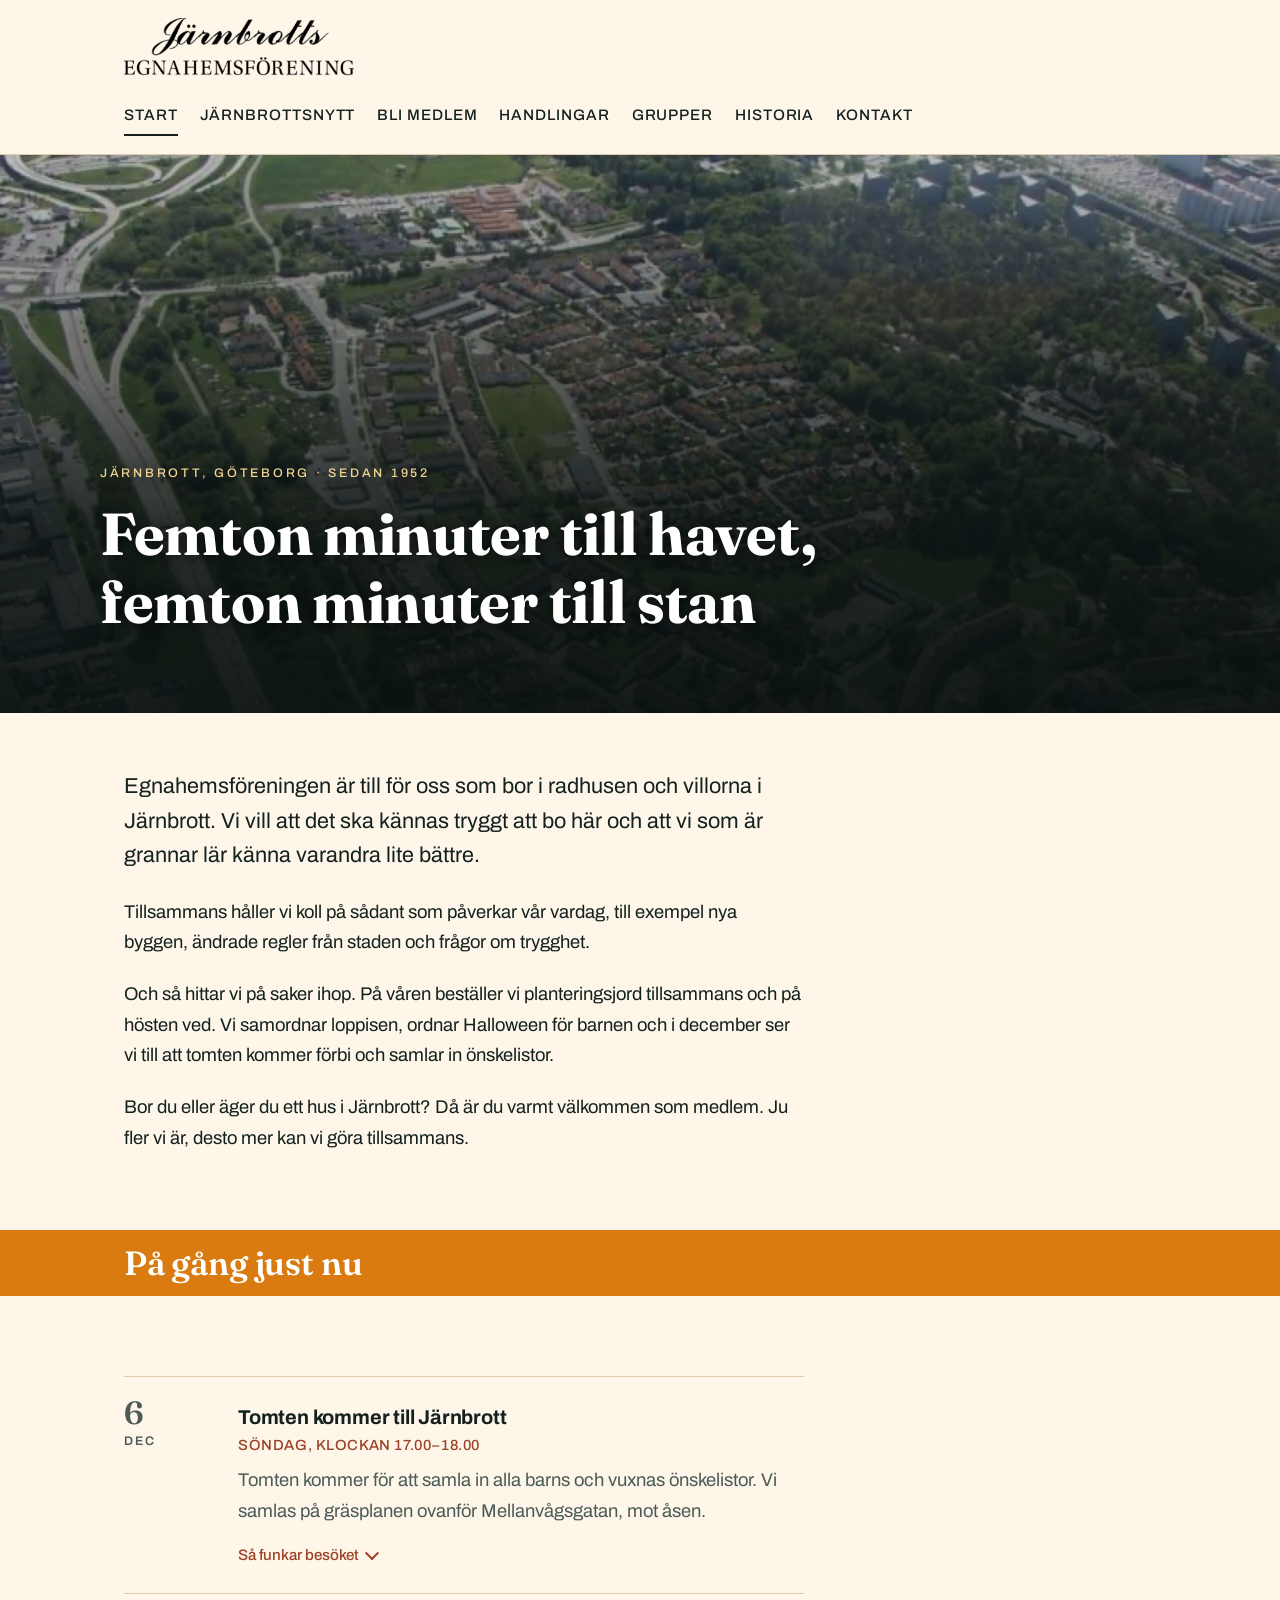
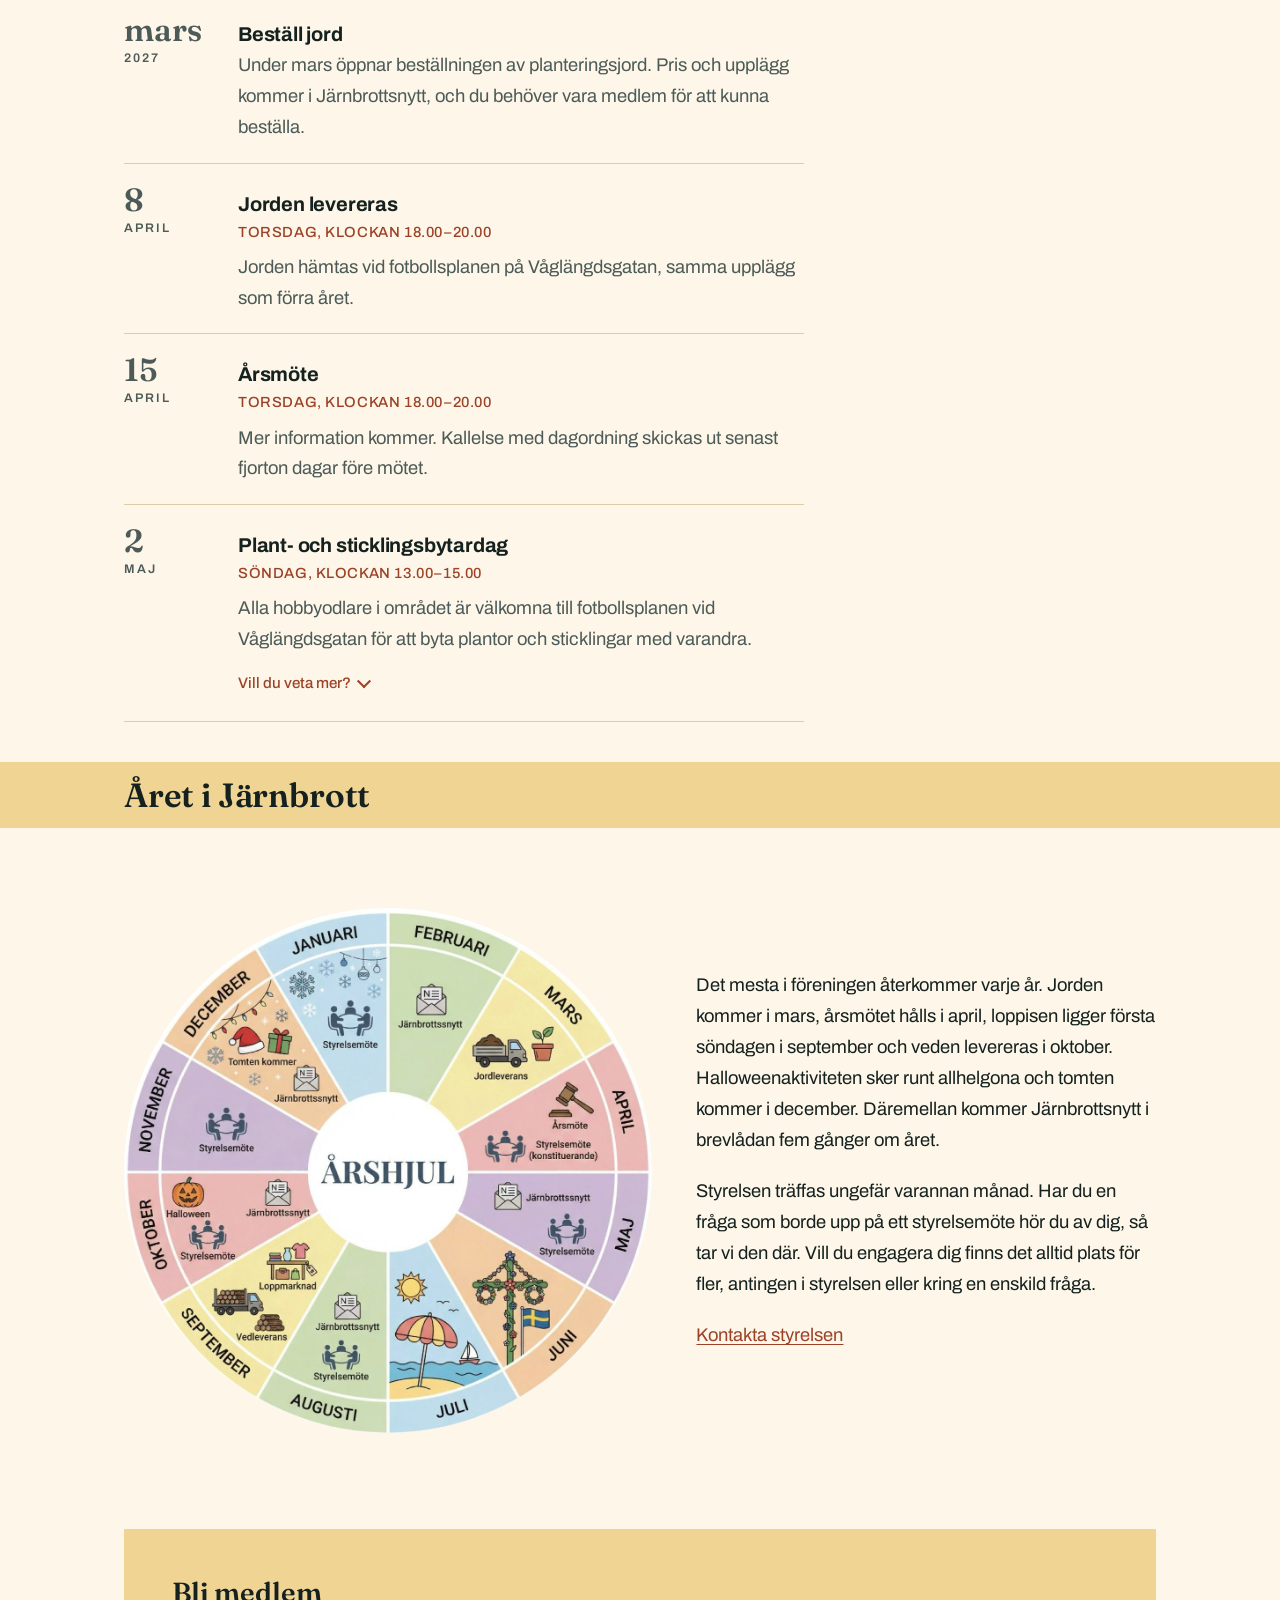
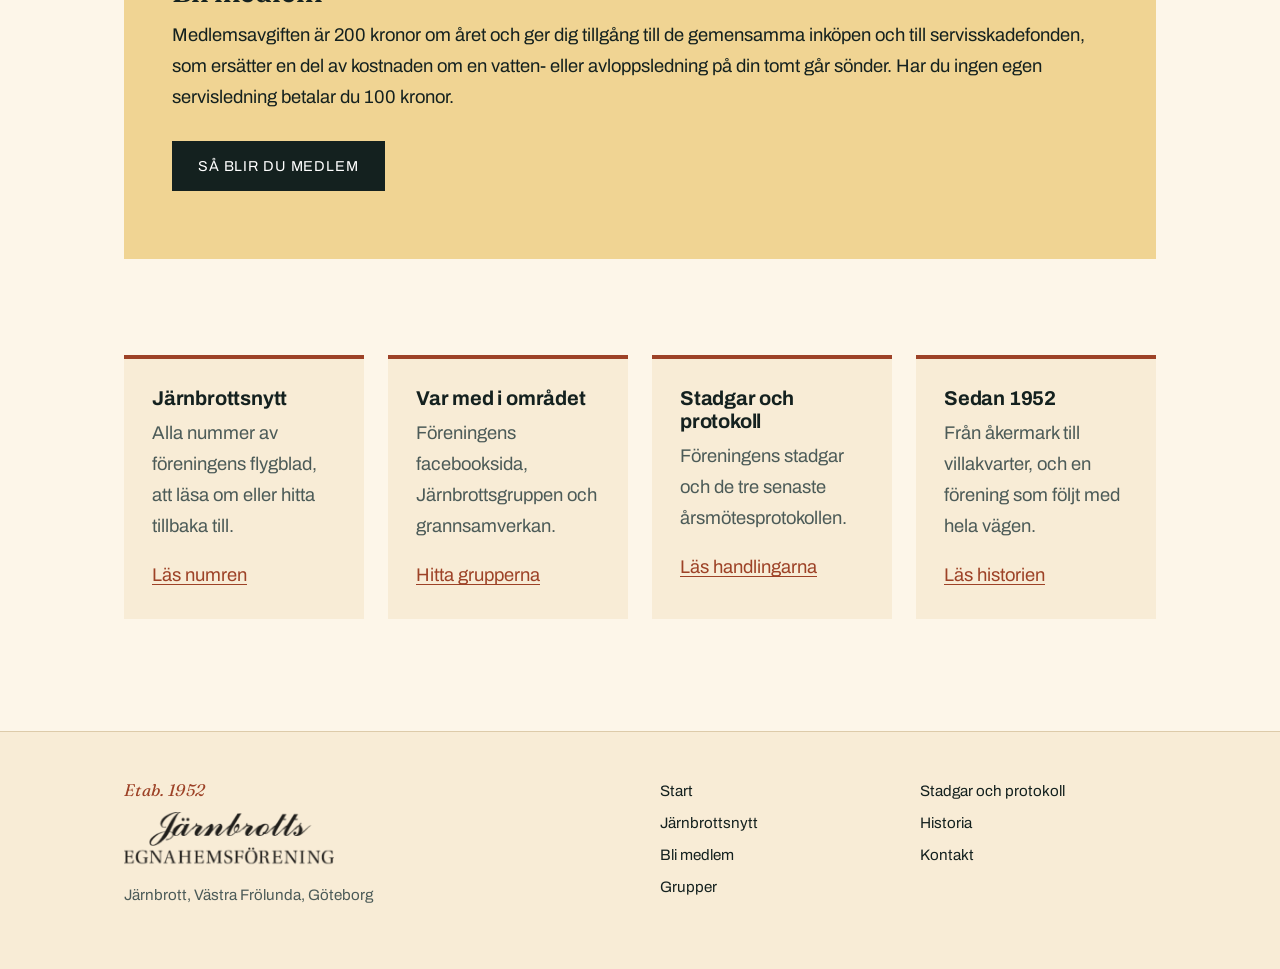
<file: index.html>
<!DOCTYPE html>
<html lang="sv">
<head>
<meta charset="UTF-8">
<meta name="viewport" content="width=device-width, initial-scale=1.0">
<title>Järnbrotts egnahemsförening – grannar i Järnbrott sedan 1952</title>
<meta name="description" content="Järnbrotts egnahemsförening samlar husägarna i Järnbrott i Göteborg. Här hittar du årets aktiviteter, medlemskap, årsmöteshandlingar och kontakt med styrelsen.">
<meta property="og:title" content="Järnbrotts egnahemsförening">
<meta property="og:description" content="Grannar i Järnbrott sedan 1952. Aktiviteter, medlemskap och föreningens handlingar.">
<meta property="og:type" content="website">
<meta property="og:url" content="https://www.jarnbrott.se/">
<link rel="canonical" href="https://www.jarnbrott.se/">
<link rel="preconnect" href="https://fonts.googleapis.com">
<link rel="preconnect" href="https://fonts.gstatic.com" crossorigin>
<link href="https://fonts.googleapis.com/css2?family=Archivo:wght@400;500;700&family=Fraunces:opsz,wght@9..144,500;9..144,600;9..144,700&display=swap" rel="stylesheet">
<link rel="stylesheet" href="style.css">
<!-- Gör sidan installerbar på hemskärmen. manifest.json styr namn,
     färger och ikon. Ingen service worker, alltså ingen offline-cache
     och inga notiser: se README.md i repot. -->
<link rel="manifest" href="manifest.json">
<link rel="apple-touch-icon" href="bilder/ikon-180.png">
<meta name="theme-color" content="#14211f">
<meta name="apple-mobile-web-app-title" content="Järnbrott">

</head>
<body>

<a class="hoppa" href="#innehall">Hoppa till innehållet</a>

<!-- SIDHUVUD: samma i alla filer. Byter du något här ska det bytas i varje sida. -->
<header class="sidhuvud">
  <div class="behallare">
    <a class="logotyp" href="index.html">
      <img src="bilder/logotyp.png" alt="Järnbrotts egnahemsförening">
    </a>
    <nav class="meny" aria-label="Huvudmeny">
      <a href="index.html" aria-current="page">Start</a>
      <a href="jarnbrottsnytt.html">Järnbrottsnytt</a>
      <a href="bli-medlem.html">Bli medlem</a>
      <a href="handlingar.html">Handlingar</a>
      <a href="grupper.html">Grupper</a>
      <a href="historik.html">Historia</a>
      <a href="kontakt.html">Kontakt</a>
    </nav>
  </div>
</header>

<main id="innehall">

  <!-- HERO -->
  <section class="hero">
    <div class="behallare hero__text">
      <p class="hero__ovanpa">Järnbrott, Göteborg &middot; sedan 1952</p>
      <h1>Femton minuter till havet, femton minuter till stan</h1>
    </div>
  </section>

  <!-- VÄLKOMMEN -->
  <section class="sektion">
    <div class="behallare">
      <div class="text-kolumn">
      <p class="ingress">Egnahemsföreningen är till för oss som bor i radhusen och villorna i Järnbrott. Vi vill att det ska kännas tryggt att bo här och att vi som är grannar lär känna varandra lite bättre.</p>
      <p>Tillsammans håller vi koll på sådant som påverkar vår vardag, till exempel nya byggen, ändrade regler från staden och frågor om trygghet.</p>
      <p>Och så hittar vi på saker ihop. På våren beställer vi planteringsjord tillsammans och på hösten ved. Vi samordnar loppisen, ordnar Halloween för barnen och i december ser vi till att tomten kommer förbi och samlar in önskelistor.</p>
      <p>Bor du eller äger du ett hus i Järnbrott? Då är du varmt välkommen som medlem. Ju fler vi är, desto mer kan vi göra tillsammans.</p>
      </div>
    </div>
  </section>

  <!-- KALENDARIUM
       ===========================================================
       SÅ HÄR LÄGGER DU TILL EN AKTIVITET:
       1. Kopiera ett helt <li>-block nedan, från <li till </li>.
       2. Klistra in det och ändra datum, rubrik och text.
       3. data-slut är sista dagen aktiviteten ska synas på sidan.
          Skrivs alltid som ÅÅÅÅ-MM-DD, till exempel 2027-04-15.

       Du behöver INTE ta bort gamla aktiviteter. Sidan döljer dem
       själv dagen efter data-slut, och sorterar listan i datumordning.

       Delarna i ett block:
       - datum       stora siffran och månaden i vänsterkanten
       - h3          aktivitetens namn
       - p.tid       klockslag, hoppa över raden om tid saknas
       - p           den korta texten som alltid syns
       - details     den hopfällda texten. Raden i <summary> är det
                     man klickar på. Behövs ingen längre text går
                     hela <details>-blocket att ta bort.
       =========================================================== -->
  <div class="remsa remsa--sol">
    <div class="behallare"><h2>På gång just nu</h2></div>
  </div>
  <section class="sektion--tat">
    <div class="behallare">
      <div class="text-kolumn">

      <ul class="kalender" id="kalender">

        <li data-slut="2026-09-06">
          <p class="datum">6<span>sept</span></p>
          <div>
            <h3>Områdesloppis</h3>
            <p>Sälj på din egen uppfart eller vid fotbollsplanen på Våglängdsgatan. Anmäl dig till loppiskartan senast 3 september, så kommer din adress med.</p>
          </div>
        </li>

        <li data-slut="2026-09-25">
          <p class="datum">25<span>sept</span></p>
          <div>
            <h3>Sista dag att beställa ved</h3>
            <p>80-literssäckar med blandved, 100 kronor styck, för medlemmar. Du beställer genom att swisha och märka betalningen med ved och din adress.</p>
          </div>
        </li>

        <li data-slut="2026-10-19">
          <p class="datum">okt<span>v. 41–42</span></p>
          <div>
            <h3>Veden levereras</h3>
            <p>Säckarna körs hem till din uppfart av Ågrenskas dagliga verksamhet.</p>
          </div>
        </li>

        <li data-slut="2026-10-31">
          <p class="datum">31<span>okt</span></p>
          <div>
            <h3>Halloween i Järnbrott</h3>
            <p class="tid">Klockan 17.00–20.00</p>
            <p>Barnen går runt i området, utspökade till något läskigt, och frågar om vi föredrar bus eller godis. Det brukar bli en rolig kväll.</p>
            <details>
              <summary>Så funkar kvällen</summary>
              <p>Vill du locka dem till ditt hus? Pynta ordentligt eller ställ ut en lykta, då vet de godissugna små varelserna vart de ska.</p>
              <p>Föräldrar: hjälp era små att förstå upplägget, så att de bara knackar på där de är välkomna.</p>
            </details>
          </div>
        </li>

        <li data-slut="2026-12-06">
          <p class="datum">6<span>dec</span></p>
          <div>
            <h3>Tomten kommer till Järnbrott</h3>
            <p class="tid">Söndag, klockan 17.00–18.00</p>
            <p>Tomten kommer för att samla in alla barns och vuxnas önskelistor. Vi samlas på gräsplanen ovanför Mellanvågsgatan, mot åsen.</p>
            <details>
              <summary>Så funkar besöket</summary>
              <p>Det bjuds på julstämning, pepparkakor och varm dryck för både barn och vuxna.</p>
              <p>Vid 18.00 behöver tomten skynda vidare till nästa ställe, så kom gärna i tid.</p>
            </details>
          </div>
        </li>

        <li data-slut="2027-03-31">
          <p class="datum">mars<span>2027</span></p>
          <div>
            <h3>Beställ jord</h3>
            <p>Under mars öppnar beställningen av planteringsjord. Pris och upplägg kommer i Järnbrottsnytt, och du behöver vara medlem för att kunna beställa.</p>
          </div>
        </li>

        <li data-slut="2027-04-08">
          <p class="datum">8<span>april</span></p>
          <div>
            <h3>Jorden levereras</h3>
            <p class="tid">Torsdag, klockan 18.00–20.00</p>
            <p>Jorden hämtas vid fotbollsplanen på Våglängdsgatan, samma upplägg som förra året.</p>
          </div>
        </li>

        <li data-slut="2027-04-15">
          <p class="datum">15<span>april</span></p>
          <div>
            <h3>Årsmöte</h3>
            <p class="tid">Torsdag, klockan 18.00–20.00</p>
            <p>Mer information kommer. Kallelse med dagordning skickas ut senast fjorton dagar före mötet.</p>
          </div>
        </li>

        <li data-slut="2027-05-02">
          <p class="datum">2<span>maj</span></p>
          <div>
            <h3>Plant- och sticklingsbytardag</h3>
            <p class="tid">Söndag, klockan 13.00–15.00</p>
            <p>Alla hobbyodlare i området är välkomna till fotbollsplanen vid Våglängdsgatan för att byta plantor och sticklingar med varandra.</p>
            <details>
              <summary>Vill du veta mer?</summary>
              <p>Ta med det du har för mycket av, så går du hem med något annat. Du väljer själv om du vill ge bort, byta eller sälja, och alla är välkomna, oavsett om man odlat i trettio år eller börjar i vår.</p>
              <p>Fler detaljer kommer i Järnbrottsnytt längre fram.</p>
            </details>
          </div>
        </li>

      </ul>

      <p class="tomt" id="kalender-tomt" hidden>Inget är inplanerat just nu. Årshjulet nedan visar vad som brukar hända under året, och nästa Järnbrottsnytt kommer med datumen.</p>

      </div>
    </div>
  </section>

  <!-- ÅRSHJULET -->
  <div class="remsa">
    <div class="behallare"><h2>Året i Järnbrott</h2></div>
  </div>
  <section class="sektion--tat">
    <div class="behallare">
      <div class="arshjul">
        <img src="bilder/arshjul.jpg" alt="Årshjul som visar föreningens återkommande aktiviteter månad för månad: styrelsemöten, Järnbrottsnytt, jordleverans i mars, årsmöte i april, loppmarknad och vedleverans i september, Halloween i oktober och Tomten kommer i december.">
        <div>
          <p>Det mesta i föreningen återkommer varje år. Jorden kommer i mars, årsmötet hålls i april, loppisen ligger första söndagen i september och veden levereras i oktober. Halloweenaktiviteten sker runt allhelgona och tomten kommer i december. Däremellan kommer Järnbrottsnytt i brevlådan fem gånger om året.</p>
          <p>Styrelsen träffas ungefär varannan månad. Har du en fråga som borde upp på ett styrelsemöte hör du av dig, så tar vi den där. Vill du engagera dig finns det alltid plats för fler, antingen i styrelsen eller kring en enskild fråga.</p>
          <p><a href="kontakt.html">Kontakta styrelsen</a></p>
        </div>
      </div>
    </div>
  </section>

  <!-- BLI MEDLEM -->
  <section class="sektion">
    <div class="behallare">
      <div class="medlem">
        <h2>Bli medlem</h2>
        <p>Medlemsavgiften är 200 kronor om året och ger dig tillgång till de gemensamma inköpen och till servisskadefonden, som ersätter en del av kostnaden om en vatten- eller avloppsledning på din tomt går sönder. Har du ingen egen servisledning betalar du 100 kronor.</p>
        <p><a class="knapp" href="bli-medlem.html">Så blir du medlem</a></p>
      </div>
    </div>
  </section>

  <!-- GENVÄGAR -->
  <section class="sektion--tat">
    <div class="behallare">
      <div class="kort-rad">
        <div class="kort">
          <h3>Järnbrottsnytt</h3>
          <p>Alla nummer av föreningens flygblad, att läsa om eller hitta tillbaka till.</p>
          <p><a href="jarnbrottsnytt.html">Läs numren</a></p>
        </div>
        <div class="kort">
          <h3>Var med i området</h3>
          <p>Föreningens facebooksida, Järnbrottsgruppen och grannsamverkan.</p>
          <p><a href="grupper.html">Hitta grupperna</a></p>
        </div>
        <div class="kort">
          <h3>Stadgar och protokoll</h3>
          <p>Föreningens stadgar och de tre senaste årsmötesprotokollen.</p>
          <p><a href="handlingar.html">Läs handlingarna</a></p>
        </div>
        <div class="kort">
          <h3>Sedan 1952</h3>
          <p>Från åkermark till villakvarter, och en förening som följt med hela vägen.</p>
          <p><a href="historik.html">Läs historien</a></p>
        </div>
      </div>
    </div>
  </section>

</main>

<footer class="sidfot">
  <div class="behallare">
    <div class="sidfot__rader">
      <div class="sidfot__namn">
        <p class="etab">Etab. 1952</p>
        <img src="bilder/logotyp.png" alt="Järnbrotts egnahemsförening">
        <p>Järnbrott, Västra Frölunda, Göteborg</p>
      </div>
      <nav class="sidfot__lankar" aria-label="Sidfot">
        <p><a href="index.html">Start</a><br>
        <a href="jarnbrottsnytt.html">Järnbrottsnytt</a><br>
        <a href="bli-medlem.html">Bli medlem</a><br>
        <a href="grupper.html">Grupper</a></p>
        <p><a href="handlingar.html">Stadgar och protokoll</a><br>
        <a href="historik.html">Historia</a><br>
        <a href="kontakt.html">Kontakt</a></p>
      </nav>
    </div>
  </div>
</footer>

<script>
/* Döljer aktiviteter som redan varit och sorterar listan i datumordning.
   Ingen behöver rensa kalendariet för hand. */
(function () {
  var lista = document.getElementById('kalender');
  if (!lista) return;

  var idag = new Date();
  idag.setHours(0, 0, 0, 0);

  var kvar = Array.prototype.slice.call(lista.children).filter(function (post) {
    var slut = new Date(post.dataset.slut + 'T23:59:59');
    if (isNaN(slut) || slut < idag) { post.remove(); return false; }
    return true;
  });

  kvar.sort(function (a, b) {
    return a.dataset.slut.localeCompare(b.dataset.slut);
  }).forEach(function (post) { lista.appendChild(post); });

  if (kvar.length === 0) {
    lista.hidden = true;
    document.getElementById('kalender-tomt').hidden = false;
  }
})();
</script>

</body>
</html>
</file>
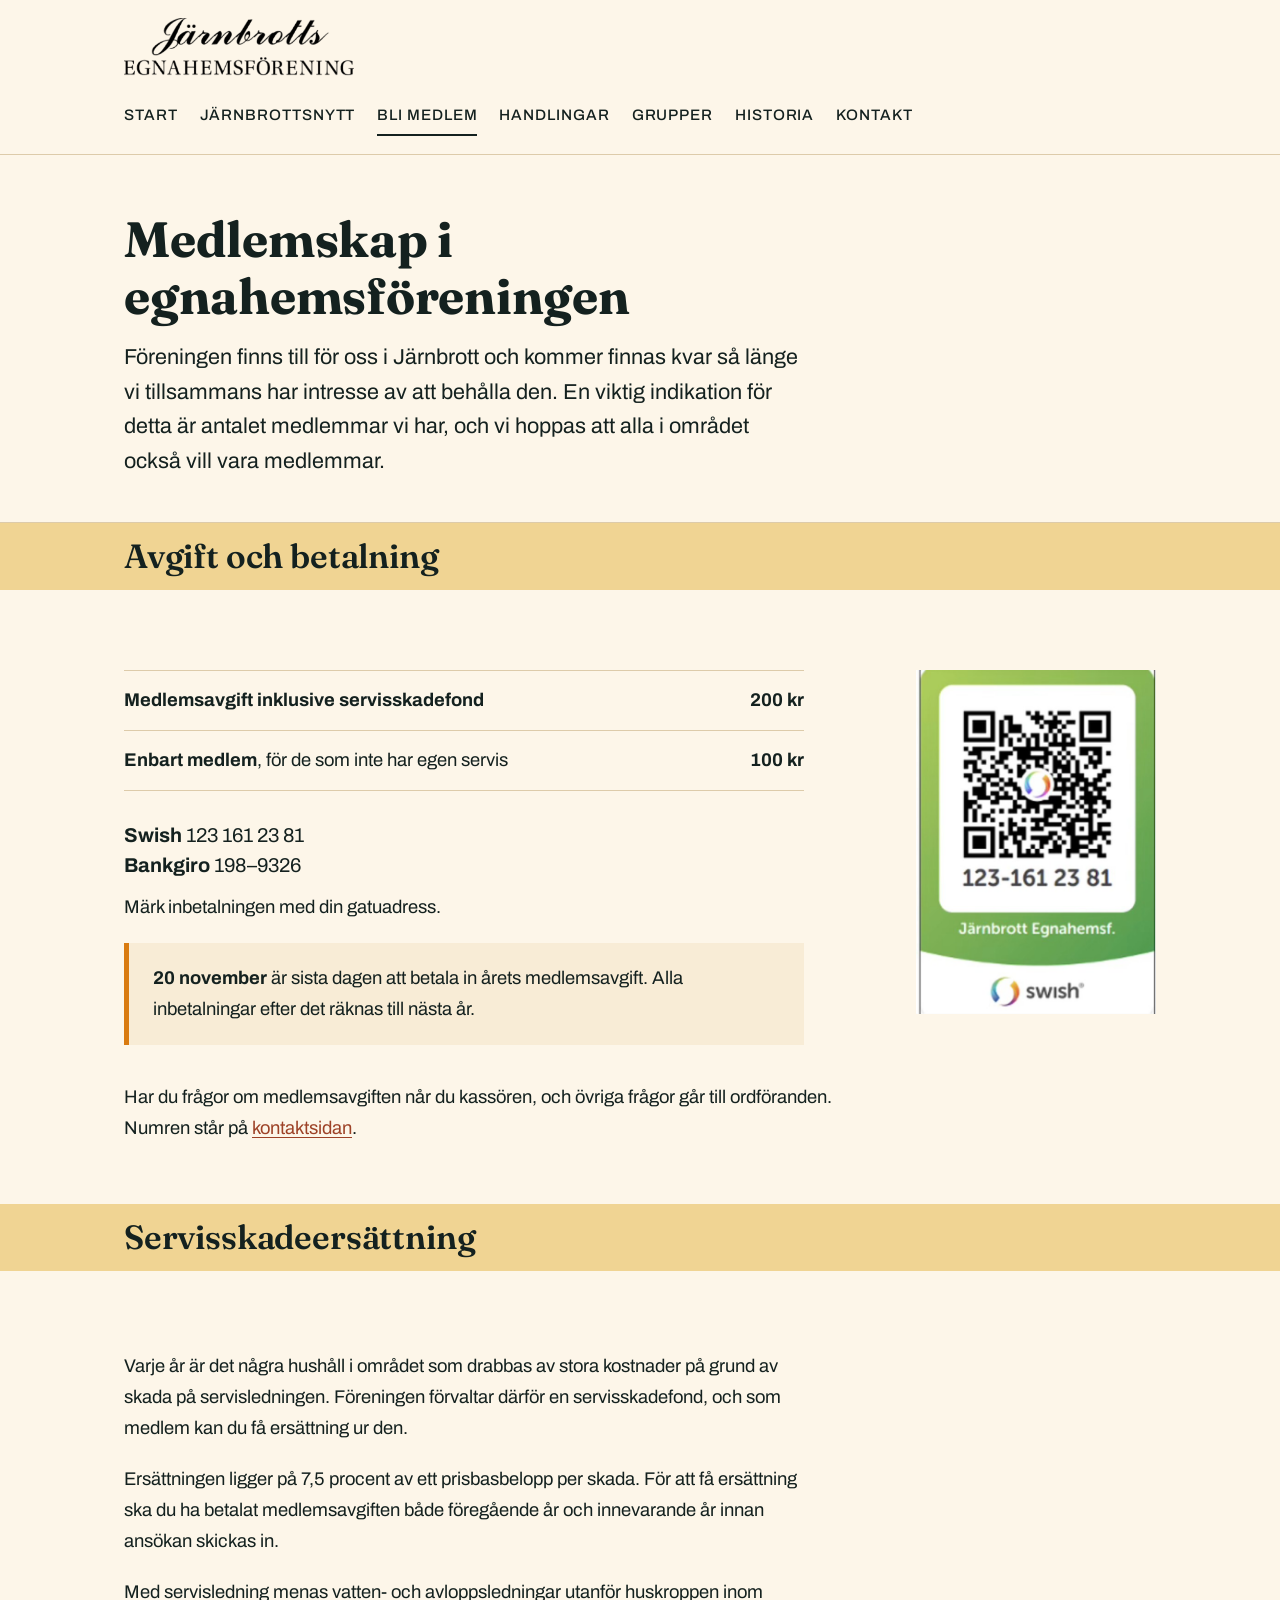
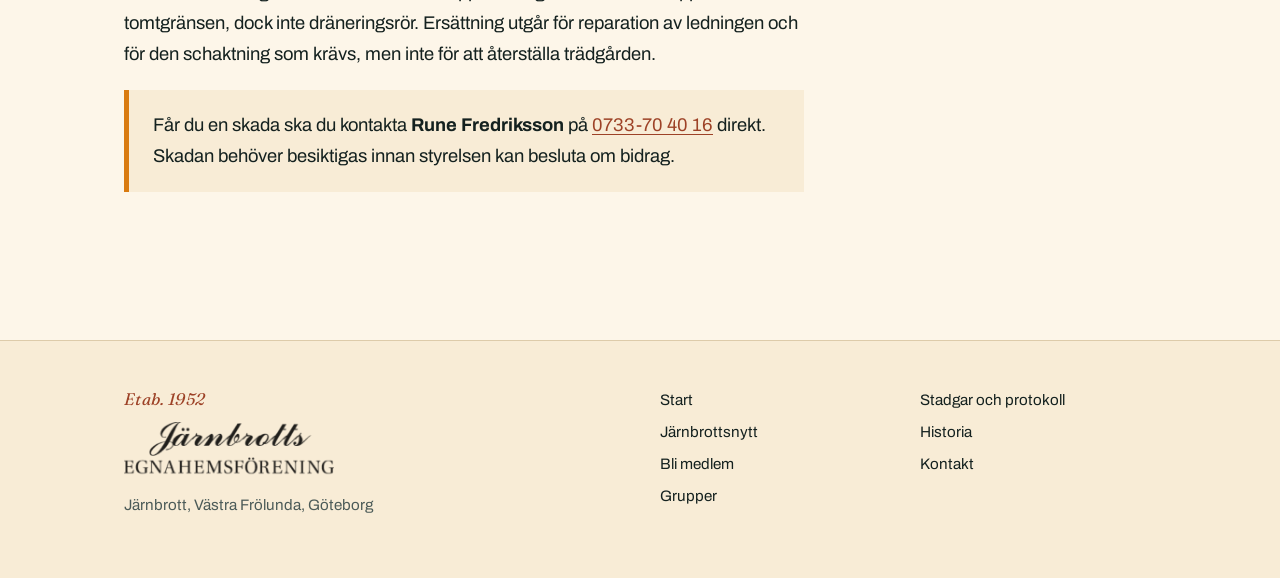
<file: bli-medlem.html>
<!DOCTYPE html>
<html lang="sv">
<head>
<meta charset="UTF-8">
<meta name="viewport" content="width=device-width, initial-scale=1.0">
<title>Bli medlem – Järnbrotts egnahemsförening</title>
<meta name="description" content="Så blir du medlem i Järnbrotts egnahemsförening. Avgifter, betalning via Swish eller Bankgiro och sista betalningsdag.">
<meta property="og:title" content="Bli medlem i Järnbrotts egnahemsförening">
<meta property="og:description" content="Avgifter, betalning och sista betalningsdag.">
<meta property="og:type" content="website">
<meta property="og:url" content="https://www.jarnbrott.se/bli-medlem">
<link rel="canonical" href="https://www.jarnbrott.se/bli-medlem">
<link rel="preconnect" href="https://fonts.googleapis.com">
<link rel="preconnect" href="https://fonts.gstatic.com" crossorigin>
<link href="https://fonts.googleapis.com/css2?family=Archivo:wght@400;500;700&family=Fraunces:opsz,wght@9..144,500;9..144,600;9..144,700&display=swap" rel="stylesheet">
<link rel="stylesheet" href="style.css">
<!-- Gör sidan installerbar på hemskärmen. manifest.json styr namn,
     färger och ikon. Ingen service worker, alltså ingen offline-cache
     och inga notiser: se README.md i repot. -->
<link rel="manifest" href="manifest.json">
<link rel="apple-touch-icon" href="bilder/ikon-180.png">
<meta name="theme-color" content="#14211f">
<meta name="apple-mobile-web-app-title" content="Järnbrott">

</head>
<body>

<a class="hoppa" href="#innehall">Hoppa till innehållet</a>

<!-- SIDHUVUD: samma i alla filer. Byter du något här ska det bytas i varje sida. -->
<header class="sidhuvud">
  <div class="behallare">
    <a class="logotyp" href="index.html">
      <img src="bilder/logotyp.png" alt="Järnbrotts egnahemsförening">
    </a>
    <nav class="meny" aria-label="Huvudmeny">
      <a href="index.html">Start</a>
      <a href="jarnbrottsnytt.html">Järnbrottsnytt</a>
      <a href="bli-medlem.html" aria-current="page">Bli medlem</a>
      <a href="handlingar.html">Handlingar</a>
      <a href="grupper.html">Grupper</a>
      <a href="historik.html">Historia</a>
      <a href="kontakt.html">Kontakt</a>
    </nav>
  </div>
</header>

<main id="innehall">

  <section class="sidtopp">
    <div class="behallare">
      <h1>Medlemskap i egnahemsföreningen</h1>
      <p class="ingress">Föreningen finns till för oss i Järnbrott och kommer finnas kvar så länge vi tillsammans har intresse av att behålla den. En viktig indikation för detta är antalet medlemmar vi har, och vi hoppas att alla i området också vill vara medlemmar.</p>
    </div>
  </section>

  <div class="remsa">
    <div class="behallare"><h2>Avgift och betalning</h2></div>
  </div>

  <section class="sektion--tat">
    <div class="behallare">
      <div class="betalning">
        <div>

          <ul class="lista">
            <li><strong>Medlemsavgift inklusive servisskadefond</strong> <span class="belopp">200 kr</span></li>
            <li><strong>Enbart medlem</strong>, för de som inte har egen servis <span class="belopp">100 kr</span></li>
          </ul>

          <p class="konto"><strong>Swish</strong> 123 161 23 81<br>
          <strong>Bankgiro</strong> 198–9326</p>

          <p>Märk inbetalningen med din gatuadress.</p>

          <div class="notis">
            <p><strong>20 november</strong> är sista dagen att betala in årets medlemsavgift. Alla inbetalningar efter det räknas till nästa år.</p>
          </div>

          <p>Har du frågor om medlemsavgiften når du kassören, och övriga frågor går till ordföranden. Numren står på <a href="kontakt.html">kontaktsidan</a>.</p>

        </div>

        <img src="bilder/swish-qr.jpg" alt="Swish-skylt för Järnbrott Egnahemsförening med numret 123-161 23 81.">
      </div>
    </div>
  </section>

  <div class="remsa">
    <div class="behallare"><h2>Servisskadeersättning</h2></div>
  </div>

  <section class="sektion--tat">
    <div class="behallare">
      <div class="text-kolumn">
        <p>Varje år är det några hushåll i området som drabbas av stora kostnader på grund av skada på servisledningen. Föreningen förvaltar därför en servisskadefond, och som medlem kan du få ersättning ur den.</p>
        <p>Ersättningen ligger på 7,5 procent av ett prisbasbelopp per skada. För att få ersättning ska du ha betalat medlemsavgiften både föregående år och innevarande år innan ansökan skickas in.</p>
        <p>Med servisledning menas vatten- och avloppsledningar utanför huskroppen inom tomtgränsen, dock inte dräneringsrör. Ersättning utgår för reparation av ledningen och för den schaktning som krävs, men inte för att återställa trädgården.</p>

        <div class="notis">
          <p>Får du en skada ska du kontakta <strong>Rune Fredriksson</strong> på <a href="tel:+46733704016">0733-70 40 16</a> direkt. Skadan behöver besiktigas innan styrelsen kan besluta om bidrag.</p>
        </div>
      </div>
    </div>
  </section>

</main>

<footer class="sidfot">
  <div class="behallare">
    <div class="sidfot__rader">
      <div class="sidfot__namn">
        <p class="etab">Etab. 1952</p>
        <img src="bilder/logotyp.png" alt="Järnbrotts egnahemsförening">
        <p>Järnbrott, Västra Frölunda, Göteborg</p>
      </div>
      <nav class="sidfot__lankar" aria-label="Sidfot">
        <p><a href="index.html">Start</a><br>
        <a href="jarnbrottsnytt.html">Järnbrottsnytt</a><br>
        <a href="bli-medlem.html">Bli medlem</a><br>
        <a href="grupper.html">Grupper</a></p>
        <p><a href="handlingar.html">Stadgar och protokoll</a><br>
        <a href="historik.html">Historia</a><br>
        <a href="kontakt.html">Kontakt</a></p>
      </nav>
    </div>
  </div>
</footer>

</body>
</html>
</file>
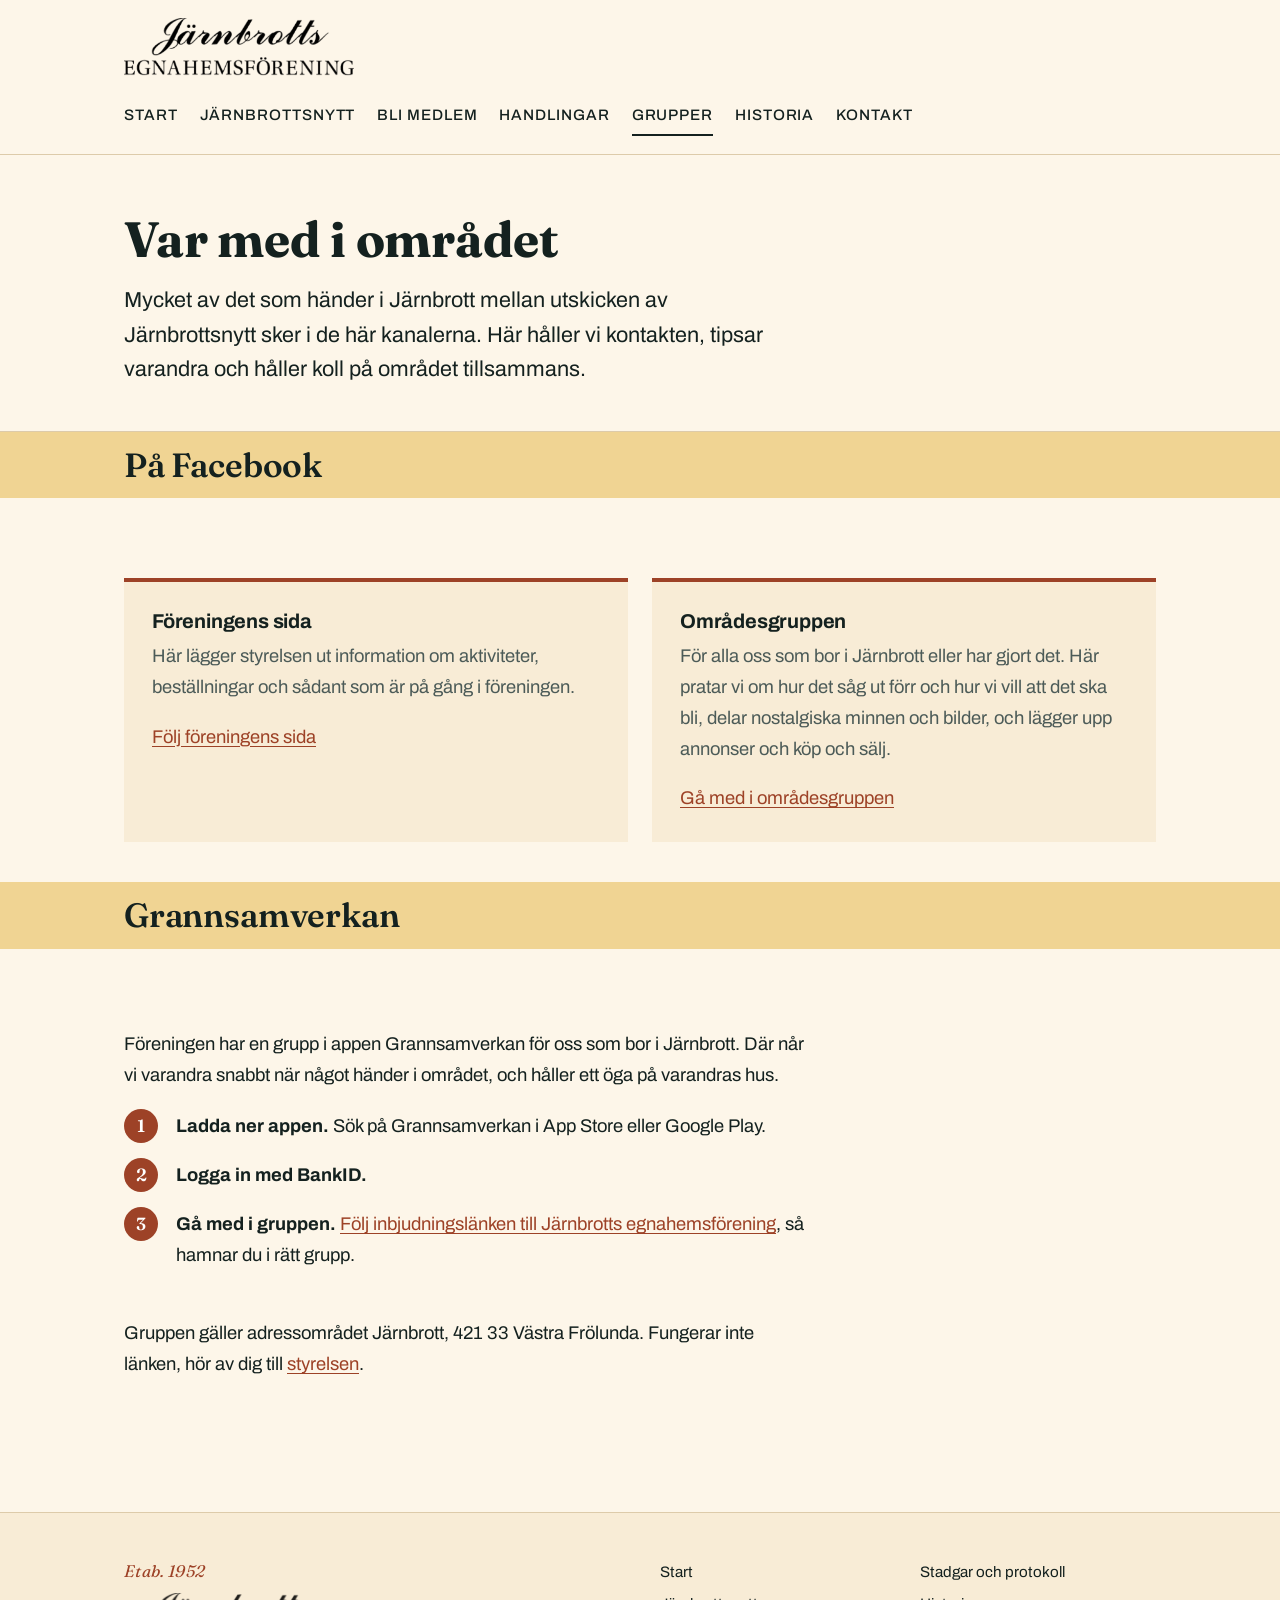
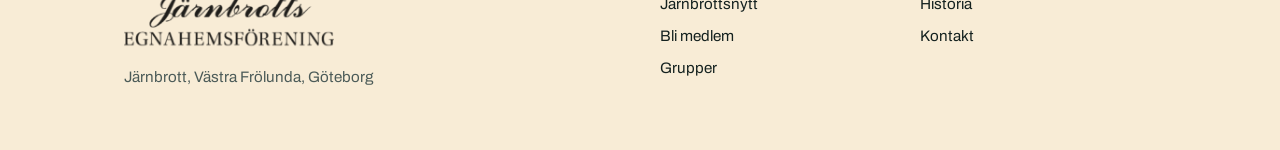
<file: grupper.html>
<!DOCTYPE html>
<html lang="sv">
<head>
<meta charset="UTF-8">
<meta name="viewport" content="width=device-width, initial-scale=1.0">
<title>Var med i området – Järnbrotts egnahemsförening</title>
<meta name="description" content="Föreningens facebooksida, områdesgruppen för alla som bor eller har bott i Järnbrott, och appen Grannsamverkan.">
<meta property="og:title" content="Var med i området">
<meta property="og:description" content="Facebooksidan, områdesgruppen och Grannsamverkan i Järnbrott.">
<meta property="og:type" content="website">
<meta property="og:url" content="https://www.jarnbrott.se/grupper">
<link rel="canonical" href="https://www.jarnbrott.se/grupper">
<link rel="preconnect" href="https://fonts.googleapis.com">
<link rel="preconnect" href="https://fonts.gstatic.com" crossorigin>
<link href="https://fonts.googleapis.com/css2?family=Archivo:wght@400;500;700&family=Fraunces:opsz,wght@9..144,500;9..144,600;9..144,700&display=swap" rel="stylesheet">
<link rel="stylesheet" href="style.css">
<!-- Gör sidan installerbar på hemskärmen. manifest.json styr namn,
     färger och ikon. Ingen service worker, alltså ingen offline-cache
     och inga notiser: se README.md i repot. -->
<link rel="manifest" href="manifest.json">
<link rel="apple-touch-icon" href="bilder/ikon-180.png">
<meta name="theme-color" content="#14211f">
<meta name="apple-mobile-web-app-title" content="Järnbrott">

</head>
<body>

<a class="hoppa" href="#innehall">Hoppa till innehållet</a>

<!-- SIDHUVUD: samma i alla filer. Byter du något här ska det bytas i varje sida. -->
<header class="sidhuvud">
  <div class="behallare">
    <a class="logotyp" href="index.html">
      <img src="bilder/logotyp.png" alt="Järnbrotts egnahemsförening">
    </a>
    <nav class="meny" aria-label="Huvudmeny">
      <a href="index.html">Start</a>
      <a href="jarnbrottsnytt.html">Järnbrottsnytt</a>
      <a href="bli-medlem.html">Bli medlem</a>
      <a href="handlingar.html">Handlingar</a>
      <a href="grupper.html" aria-current="page">Grupper</a>
      <a href="historik.html">Historia</a>
      <a href="kontakt.html">Kontakt</a>
    </nav>
  </div>
</header>

<main id="innehall">

  <section class="sidtopp">
    <div class="behallare">
      <h1>Var med i området</h1>
      <p class="ingress">Mycket av det som händer i Järnbrott mellan utskicken av Järnbrottsnytt sker i de här kanalerna. Här håller vi kontakten, tipsar varandra och håller koll på området tillsammans.</p>
    </div>
  </section>

  <div class="remsa">
    <div class="behallare"><h2>På Facebook</h2></div>
  </div>

  <section class="sektion--tat">
    <div class="behallare">
      <div class="kort-rad">

        <div class="kort">
          <h3>Föreningens sida</h3>
          <p>Här lägger styrelsen ut information om aktiviteter, beställningar och sådant som är på gång i föreningen.</p>
          <p><a href="https://www.facebook.com/jarnbrott" rel="noopener">Följ föreningens sida</a></p>
        </div>

        <div class="kort">
          <h3>Områdesgruppen</h3>
          <p>För alla oss som bor i Järnbrott eller har gjort det. Här pratar vi om hur det såg ut förr och hur vi vill att det ska bli, delar nostalgiska minnen och bilder, och lägger upp annonser och köp och sälj.</p>
          <p><a href="https://www.facebook.com/groups/jarnbrott" rel="noopener">Gå med i områdesgruppen</a></p>
        </div>

      </div>
    </div>
  </section>

  <div class="remsa">
    <div class="behallare"><h2>Grannsamverkan</h2></div>
  </div>

  <section class="sektion--tat">
    <div class="behallare">
      <div class="text-kolumn">

        <p>Föreningen har en grupp i appen Grannsamverkan för oss som bor i Järnbrott. Där når vi varandra snabbt när något händer i området, och håller ett öga på varandras hus.</p>

        <ol class="steg">
          <li><strong>Ladda ner appen.</strong> Sök på Grannsamverkan i App Store eller Google Play.</li>
          <li><strong>Logga in med BankID.</strong></li>
          <li><strong>Gå med i gruppen.</strong> <a href="https://admin.grannsamverkan.se/invite?groupId=11751&amp;sender=J%C3%A4rnbrotts+Egnahemsf%C3%B6rening" rel="noopener">Följ inbjudningslänken till Järnbrotts egnahemsförening</a>, så hamnar du i rätt grupp.</li>
        </ol>

        <p>Gruppen gäller adressområdet Järnbrott, 421 33 Västra Frölunda. Fungerar inte länken, hör av dig till <a href="kontakt.html">styrelsen</a>.</p>

      </div>
    </div>
  </section>

</main>

<footer class="sidfot">
  <div class="behallare">
    <div class="sidfot__rader">
      <div class="sidfot__namn">
        <p class="etab">Etab. 1952</p>
        <img src="bilder/logotyp.png" alt="Järnbrotts egnahemsförening">
        <p>Järnbrott, Västra Frölunda, Göteborg</p>
      </div>
      <nav class="sidfot__lankar" aria-label="Sidfot">
        <p><a href="index.html">Start</a><br>
        <a href="jarnbrottsnytt.html">Järnbrottsnytt</a><br>
        <a href="bli-medlem.html">Bli medlem</a><br>
        <a href="grupper.html">Grupper</a></p>
        <p><a href="handlingar.html">Stadgar och protokoll</a><br>
        <a href="historik.html">Historia</a><br>
        <a href="kontakt.html">Kontakt</a></p>
      </nav>
    </div>
  </div>
</footer>

</body>
</html>
</file>
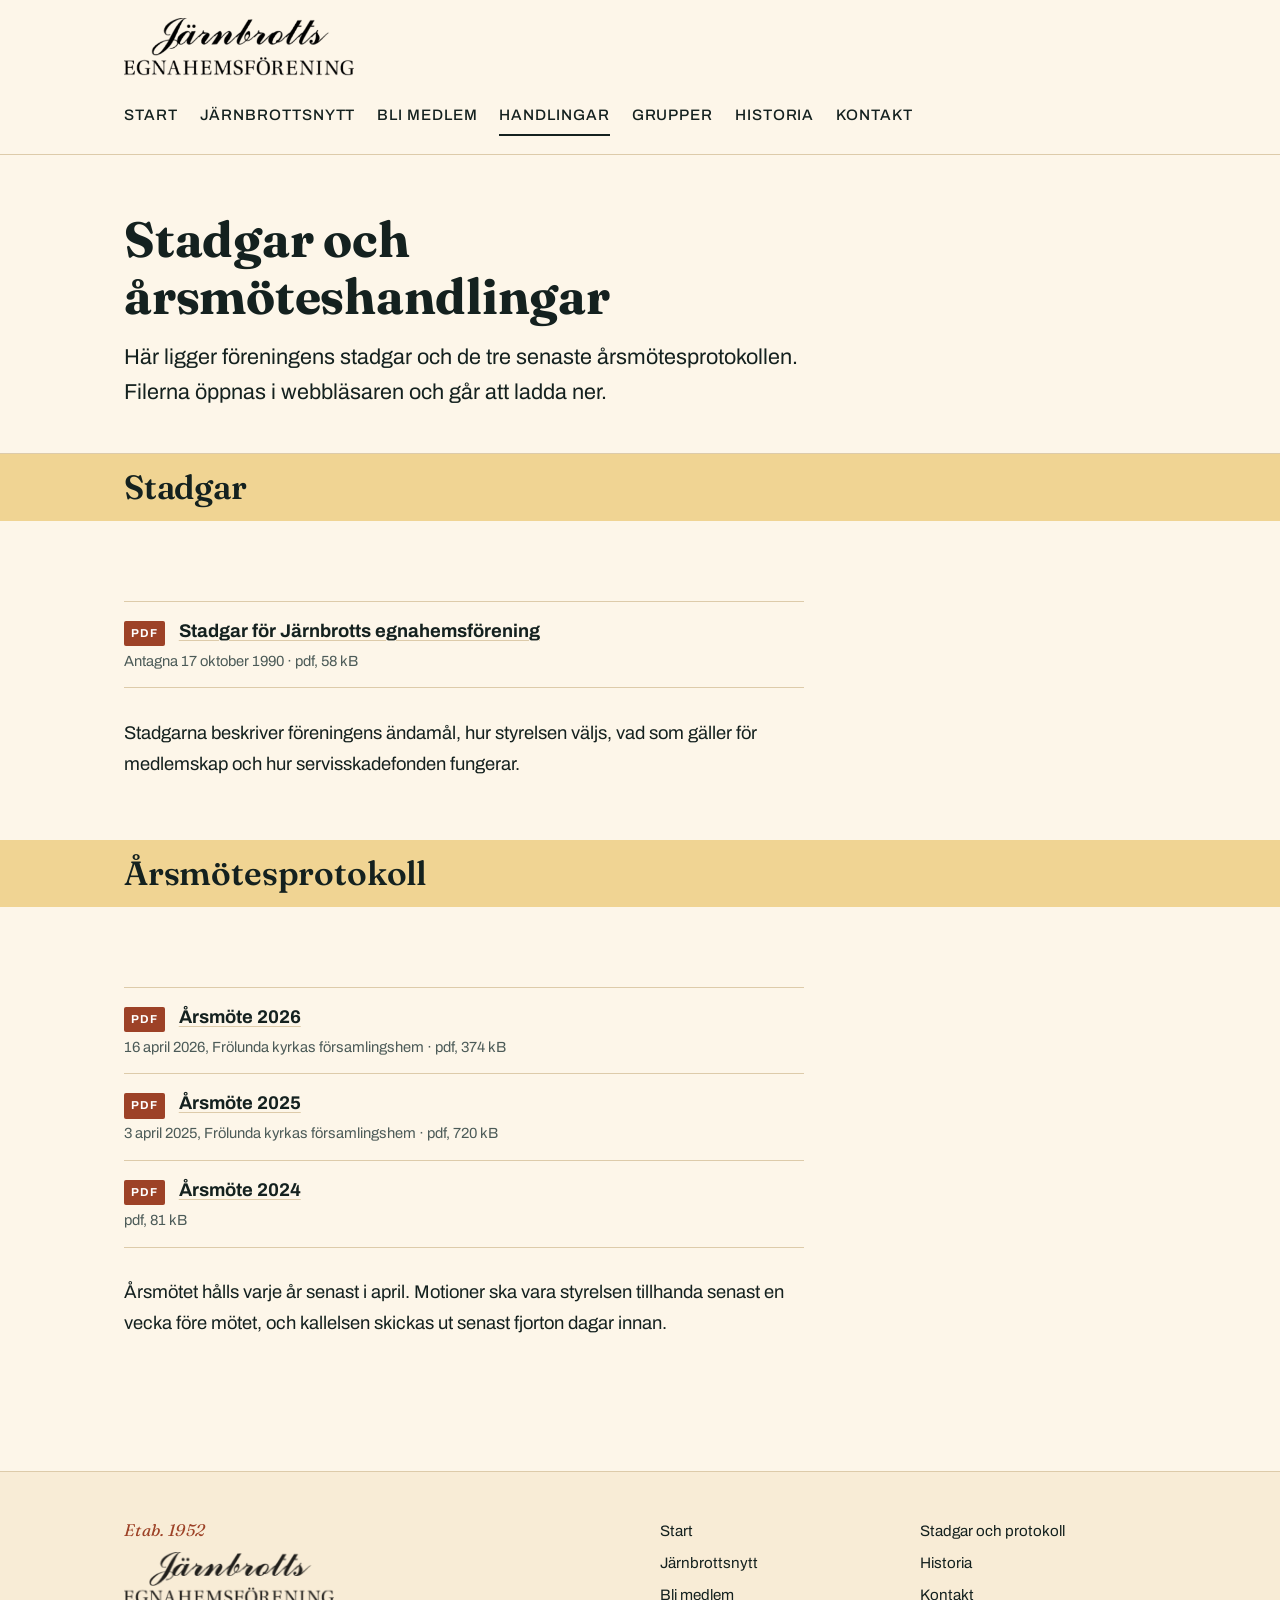
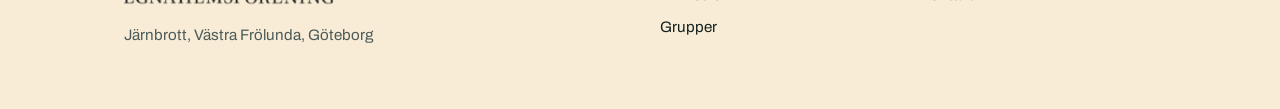
<file: handlingar.html>
<!DOCTYPE html>
<html lang="sv">
<head>
<meta charset="UTF-8">
<meta name="viewport" content="width=device-width, initial-scale=1.0">
<title>Stadgar och årsmöteshandlingar – Järnbrotts egnahemsförening</title>
<meta name="description" content="Föreningens stadgar och de tre senaste årsmötesprotokollen från Järnbrotts egnahemsförening, att läsa eller ladda ner som pdf.">
<meta property="og:title" content="Stadgar och årsmöteshandlingar">
<meta property="og:description" content="Stadgar och de tre senaste årsmötesprotokollen från Järnbrotts egnahemsförening.">
<meta property="og:type" content="website">
<meta property="og:url" content="https://www.jarnbrott.se/handlingar">
<link rel="canonical" href="https://www.jarnbrott.se/handlingar">
<link rel="preconnect" href="https://fonts.googleapis.com">
<link rel="preconnect" href="https://fonts.gstatic.com" crossorigin>
<link href="https://fonts.googleapis.com/css2?family=Archivo:wght@400;500;700&family=Fraunces:opsz,wght@9..144,500;9..144,600;9..144,700&display=swap" rel="stylesheet">
<link rel="stylesheet" href="style.css">
<!-- Gör sidan installerbar på hemskärmen. manifest.json styr namn,
     färger och ikon. Ingen service worker, alltså ingen offline-cache
     och inga notiser: se README.md i repot. -->
<link rel="manifest" href="manifest.json">
<link rel="apple-touch-icon" href="bilder/ikon-180.png">
<meta name="theme-color" content="#14211f">
<meta name="apple-mobile-web-app-title" content="Järnbrott">

</head>
<body>

<a class="hoppa" href="#innehall">Hoppa till innehållet</a>

<!-- SIDHUVUD: samma i alla filer. Byter du något här ska det bytas i varje sida. -->
<header class="sidhuvud">
  <div class="behallare">
    <a class="logotyp" href="index.html">
      <img src="bilder/logotyp.png" alt="Järnbrotts egnahemsförening">
    </a>
    <nav class="meny" aria-label="Huvudmeny">
      <a href="index.html">Start</a>
      <a href="jarnbrottsnytt.html">Järnbrottsnytt</a>
      <a href="bli-medlem.html">Bli medlem</a>
      <a href="handlingar.html" aria-current="page">Handlingar</a>
      <a href="grupper.html">Grupper</a>
      <a href="historik.html">Historia</a>
      <a href="kontakt.html">Kontakt</a>
    </nav>
  </div>
</header>

<main id="innehall">

  <section class="sidtopp">
    <div class="behallare">
      <h1>Stadgar och årsmöteshandlingar</h1>
      <p class="ingress">Här ligger föreningens stadgar och de tre senaste årsmötesprotokollen. Filerna öppnas i webbläsaren och går att ladda ner.</p>
    </div>
  </section>

  <div class="remsa">
    <div class="behallare"><h2>Stadgar</h2></div>
  </div>

  <section class="sektion--tat">
    <div class="behallare">
      <ul class="lista">
        <li>
          <a class="fil" href="dokument/stadgar-1990.pdf">
            <span class="fil__namn">Stadgar för Järnbrotts egnahemsförening</span>
            <span class="fil__info">Antagna 17 oktober 1990 &middot; pdf, 58 kB</span>
          </a>
        </li>
      </ul>
      <div class="text-kolumn">
        <p>Stadgarna beskriver föreningens ändamål, hur styrelsen väljs, vad som gäller för medlemskap och hur servisskadefonden fungerar.</p>
      </div>
    </div>
  </section>

  <!-- ÅRSMÖTESPROTOKOLL
       ===========================================================
       Föreningen publicerar de TRE SENASTE årsmötesprotokollen.
       När ett nytt läggs till ska alltså det äldsta tas bort,
       både länken här och själva pdf-filen i mappen dokument.
       Annars växer listan tillbaka till hela historiken.

       Innan ett protokoll läggs upp: kontrollera att det inte
       innehåller närvarolistor, röstlängder eller gatuadresser
       till enskilda medlemmar.
       =========================================================== -->
  <div class="remsa">
    <div class="behallare"><h2>Årsmötesprotokoll</h2></div>
  </div>

  <section class="sektion--tat">
    <div class="behallare">
      <ul class="lista">
        <li>
          <a class="fil" href="dokument/arsmotesprotokoll-2026.pdf">
            <span class="fil__namn">Årsmöte 2026</span>
            <span class="fil__info">16 april 2026, Frölunda kyrkas församlingshem &middot; pdf, 374 kB</span>
          </a>
        </li>
        <li>
          <a class="fil" href="dokument/arsmotesprotokoll-2025.pdf">
            <span class="fil__namn">Årsmöte 2025</span>
            <span class="fil__info">3 april 2025, Frölunda kyrkas församlingshem &middot; pdf, 720 kB</span>
          </a>
        </li>
        <li>
          <a class="fil" href="dokument/arsmotesprotokoll-2024.pdf">
            <span class="fil__namn">Årsmöte 2024</span>
            <span class="fil__info">pdf, 81 kB</span>
          </a>
        </li>
      </ul>
      <div class="text-kolumn">
        <p>Årsmötet hålls varje år senast i april. Motioner ska vara styrelsen tillhanda senast en vecka före mötet, och kallelsen skickas ut senast fjorton dagar innan.</p>
      </div>
    </div>
  </section>

</main>

<footer class="sidfot">
  <div class="behallare">
    <div class="sidfot__rader">
      <div class="sidfot__namn">
        <p class="etab">Etab. 1952</p>
        <img src="bilder/logotyp.png" alt="Järnbrotts egnahemsförening">
        <p>Järnbrott, Västra Frölunda, Göteborg</p>
      </div>
      <nav class="sidfot__lankar" aria-label="Sidfot">
        <p><a href="index.html">Start</a><br>
        <a href="jarnbrottsnytt.html">Järnbrottsnytt</a><br>
        <a href="bli-medlem.html">Bli medlem</a><br>
        <a href="grupper.html">Grupper</a></p>
        <p><a href="handlingar.html">Stadgar och protokoll</a><br>
        <a href="historik.html">Historia</a><br>
        <a href="kontakt.html">Kontakt</a></p>
      </nav>
    </div>
  </div>
</footer>

</body>
</html>
</file>
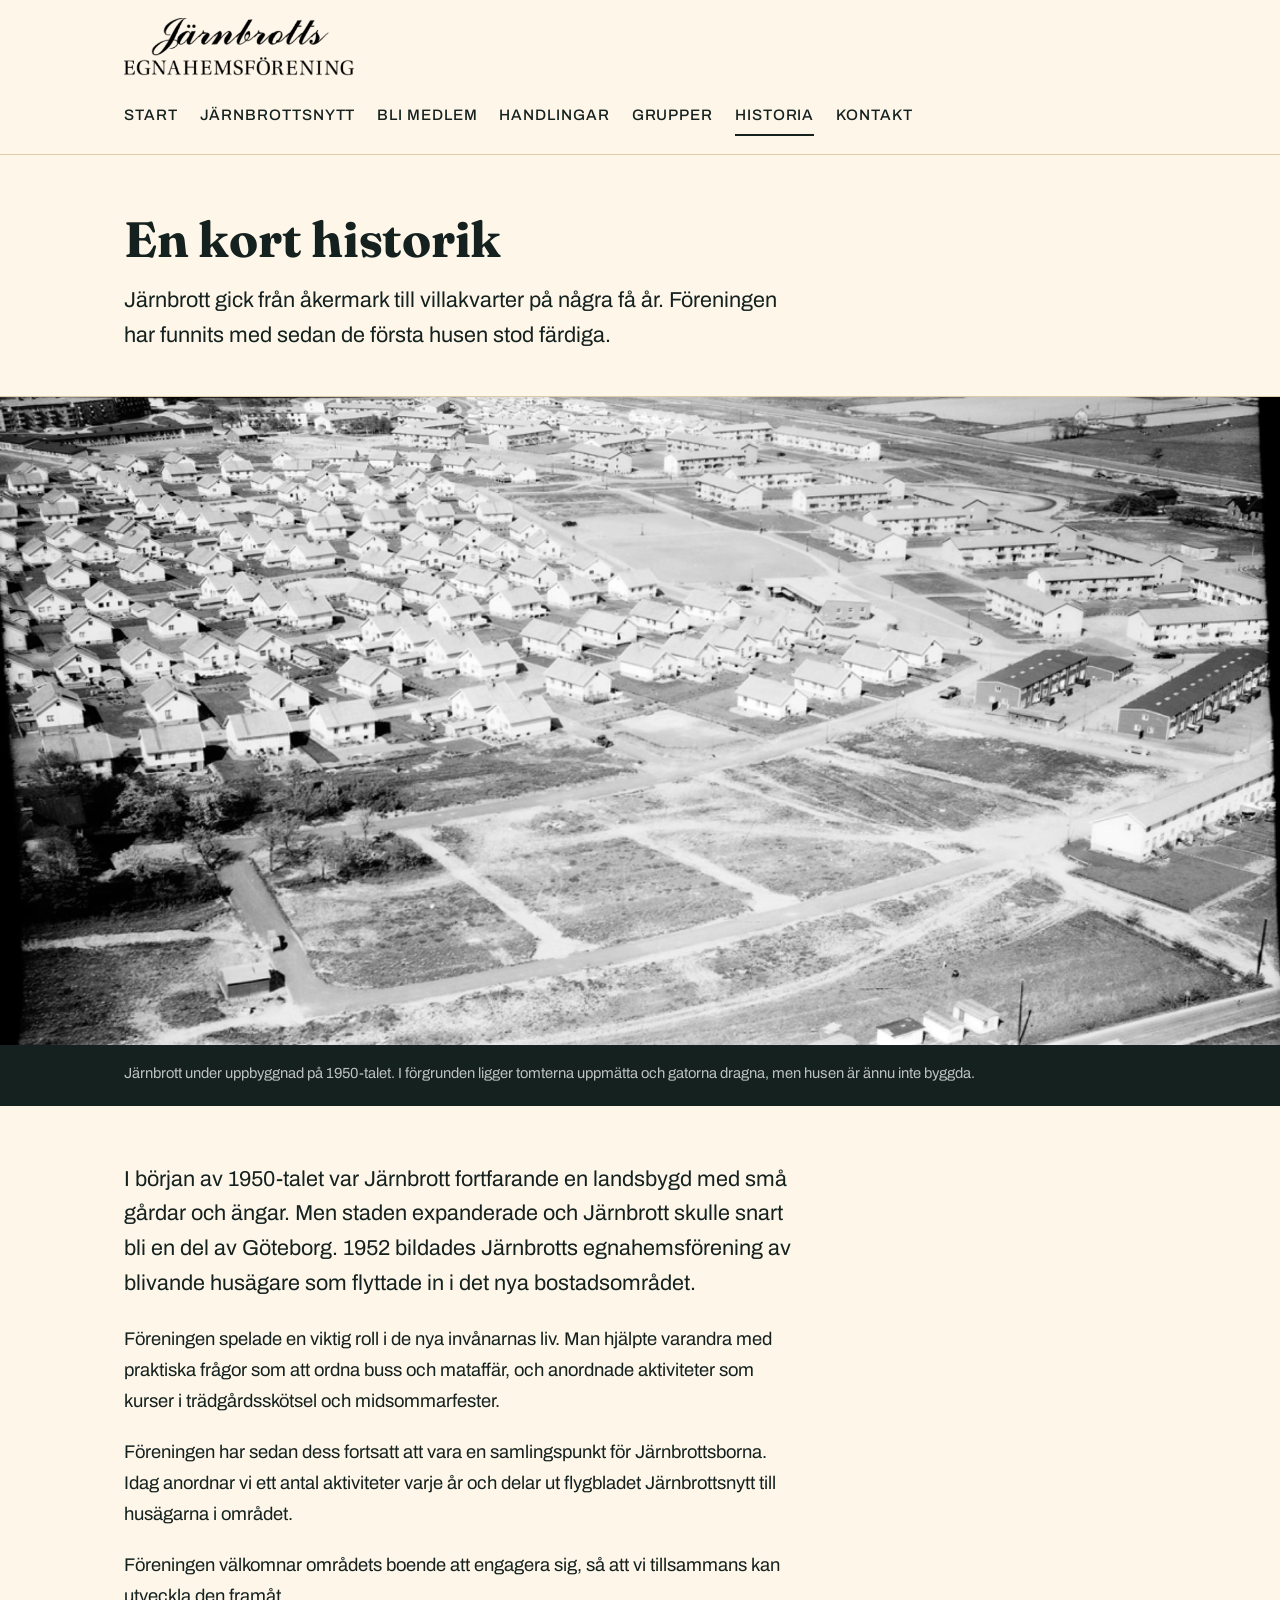
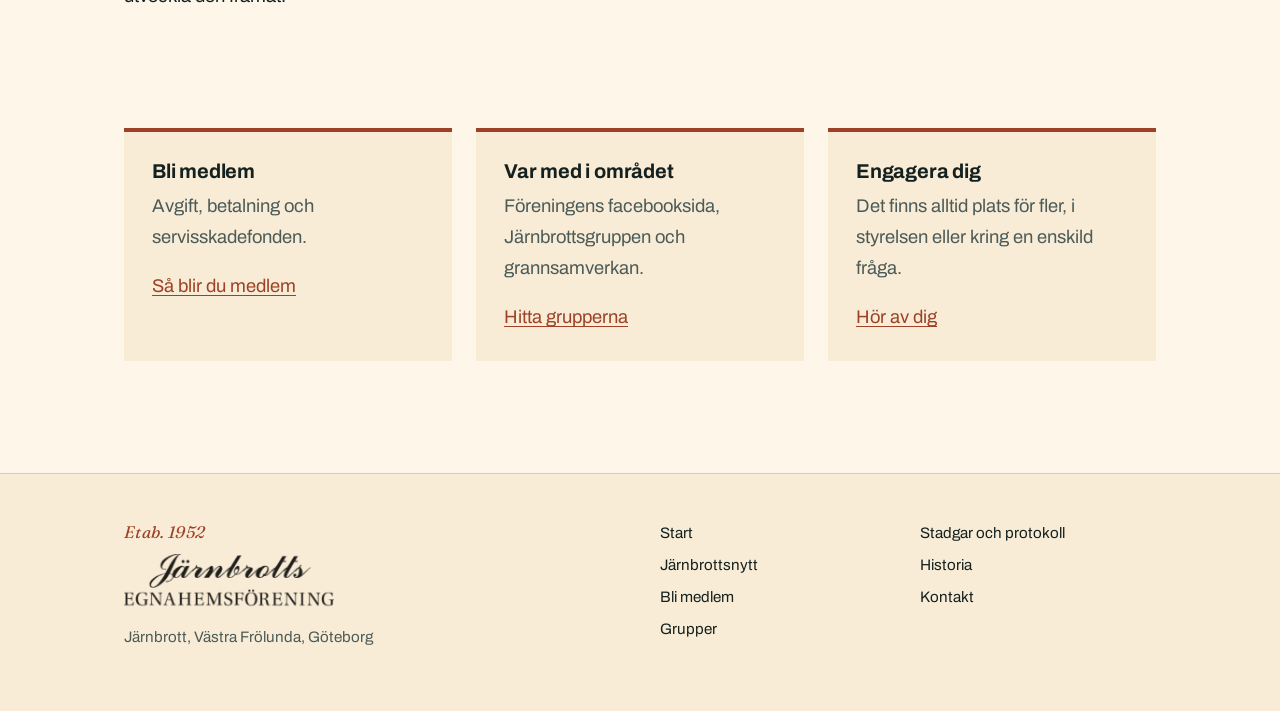
<file: historik.html>
<!DOCTYPE html>
<html lang="sv">
<head>
<meta charset="UTF-8">
<meta name="viewport" content="width=device-width, initial-scale=1.0">
<title>En kort historik – Järnbrotts egnahemsförening</title>
<meta name="description" content="Järnbrott gick från landsbygd till villakvarter under 1950-talet. Egnahemsföreningen bildades 1952 av de blivande husägarna i det nya området.">
<meta property="og:title" content="En kort historik – Järnbrotts egnahemsförening">
<meta property="og:description" content="Från åkermark till villakvarter, och en förening som funnits med sedan 1952.">
<meta property="og:type" content="website">
<meta property="og:url" content="https://www.jarnbrott.se/historik">
<link rel="canonical" href="https://www.jarnbrott.se/historik">
<link rel="preconnect" href="https://fonts.googleapis.com">
<link rel="preconnect" href="https://fonts.gstatic.com" crossorigin>
<link href="https://fonts.googleapis.com/css2?family=Archivo:wght@400;500;700&family=Fraunces:opsz,wght@9..144,500;9..144,600;9..144,700&display=swap" rel="stylesheet">
<link rel="stylesheet" href="style.css">
<!-- Gör sidan installerbar på hemskärmen. manifest.json styr namn,
     färger och ikon. Ingen service worker, alltså ingen offline-cache
     och inga notiser: se README.md i repot. -->
<link rel="manifest" href="manifest.json">
<link rel="apple-touch-icon" href="bilder/ikon-180.png">
<meta name="theme-color" content="#14211f">
<meta name="apple-mobile-web-app-title" content="Järnbrott">

</head>
<body>

<a class="hoppa" href="#innehall">Hoppa till innehållet</a>

<!-- SIDHUVUD: samma i alla filer. Byter du något här ska det bytas i varje sida. -->
<header class="sidhuvud">
  <div class="behallare">
    <a class="logotyp" href="index.html">
      <img src="bilder/logotyp.png" alt="Järnbrotts egnahemsförening">
    </a>
    <nav class="meny" aria-label="Huvudmeny">
      <a href="index.html">Start</a>
      <a href="jarnbrottsnytt.html">Järnbrottsnytt</a>
      <a href="bli-medlem.html">Bli medlem</a>
      <a href="handlingar.html">Handlingar</a>
      <a href="grupper.html">Grupper</a>
      <a href="historik.html" aria-current="page">Historia</a>
      <a href="kontakt.html">Kontakt</a>
    </nav>
  </div>
</header>

<main id="innehall">

  <section class="sidtopp">
    <div class="behallare">
      <h1>En kort historik</h1>
      <p class="ingress">Järnbrott gick från åkermark till villakvarter på några få år. Föreningen har funnits med sedan de första husen stod färdiga.</p>
    </div>
  </section>

  <figure class="arkivbild">
    <img src="bilder/jarnbrott-1950-tal.jpg" alt="Flygfoto över Järnbrott under 1950-talet. Nybyggda villor i rader uppe till vänster, nyanlagda gator och ännu obebyggda tomter i förgrunden.">
    <figcaption class="behallare">
      Järnbrott under uppbyggnad på 1950-talet. I förgrunden ligger tomterna uppmätta och gatorna dragna, men husen är ännu inte byggda.
    </figcaption>
  </figure>

  <section class="sektion">
    <div class="behallare">
      <div class="text-kolumn">

        <p class="ingress">I början av 1950-talet var Järnbrott fortfarande en landsbygd med små gårdar och ängar. Men staden expanderade och Järnbrott skulle snart bli en del av Göteborg. 1952 bildades Järnbrotts egnahemsförening av blivande husägare som flyttade in i det nya bostadsområdet.</p>

        <p>Föreningen spelade en viktig roll i de nya invånarnas liv. Man hjälpte varandra med praktiska frågor som att ordna buss och mataffär, och anordnade aktiviteter som kurser i trädgårdsskötsel och midsommarfester.</p>

        <p>Föreningen har sedan dess fortsatt att vara en samlingspunkt för Järnbrottsborna. Idag anordnar vi ett antal aktiviteter varje år och delar ut flygbladet Järnbrottsnytt till husägarna i området.</p>

        <p>Föreningen välkomnar områdets boende att engagera sig, så att vi tillsammans kan utveckla den framåt.</p>

      </div>
    </div>
  </section>

  <section class="sektion--tat">
    <div class="behallare">
      <div class="kort-rad">
        <div class="kort">
          <h3>Bli medlem</h3>
          <p>Avgift, betalning och servisskadefonden.</p>
          <p><a href="bli-medlem.html">Så blir du medlem</a></p>
        </div>
        <div class="kort">
          <h3>Var med i området</h3>
          <p>Föreningens facebooksida, Järnbrottsgruppen och grannsamverkan.</p>
          <p><a href="grupper.html">Hitta grupperna</a></p>
        </div>
        <div class="kort">
          <h3>Engagera dig</h3>
          <p>Det finns alltid plats för fler, i styrelsen eller kring en enskild fråga.</p>
          <p><a href="kontakt.html">Hör av dig</a></p>
        </div>
      </div>
    </div>
  </section>

</main>

<footer class="sidfot">
  <div class="behallare">
    <div class="sidfot__rader">
      <div class="sidfot__namn">
        <p class="etab">Etab. 1952</p>
        <img src="bilder/logotyp.png" alt="Järnbrotts egnahemsförening">
        <p>Järnbrott, Västra Frölunda, Göteborg</p>
      </div>
      <nav class="sidfot__lankar" aria-label="Sidfot">
        <p><a href="index.html">Start</a><br>
        <a href="jarnbrottsnytt.html">Järnbrottsnytt</a><br>
        <a href="bli-medlem.html">Bli medlem</a><br>
        <a href="grupper.html">Grupper</a></p>
        <p><a href="handlingar.html">Stadgar och protokoll</a><br>
        <a href="historik.html">Historia</a><br>
        <a href="kontakt.html">Kontakt</a></p>
      </nav>
    </div>
  </div>
</footer>

</body>
</html>
</file>
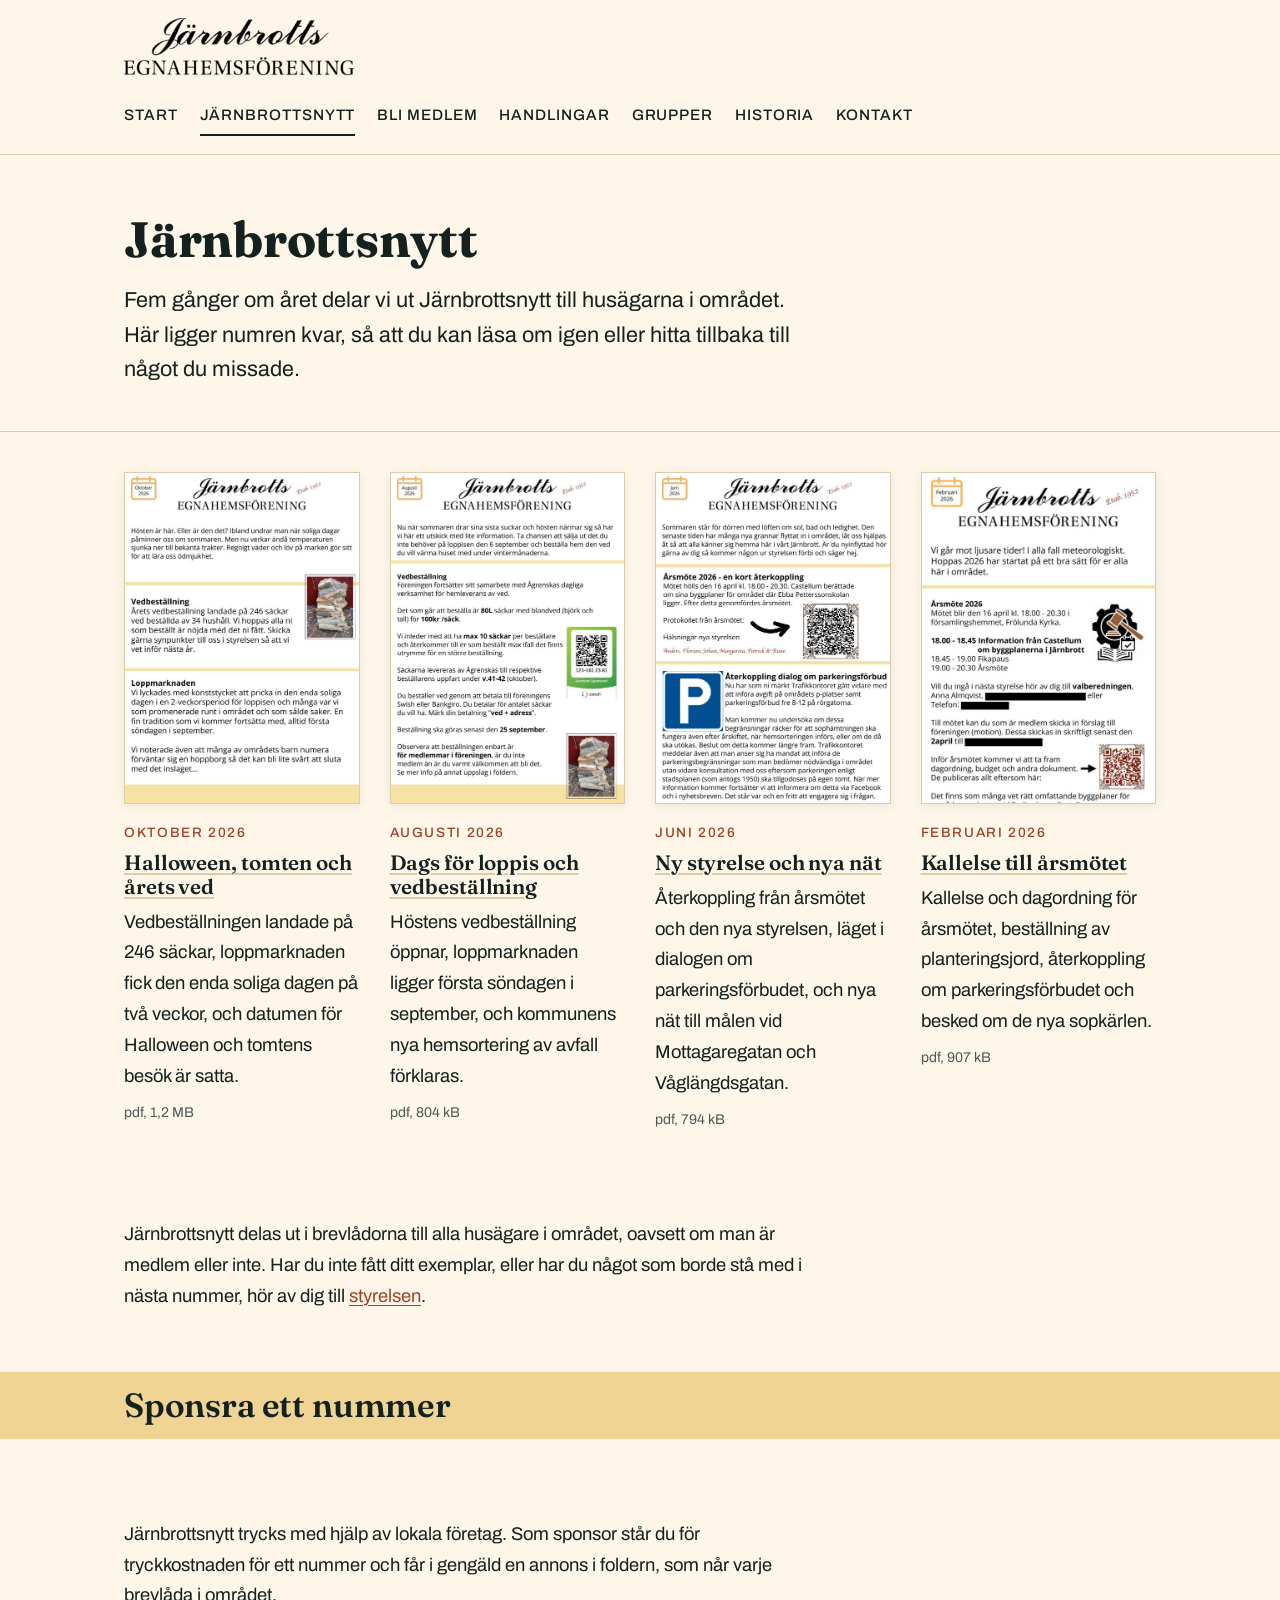
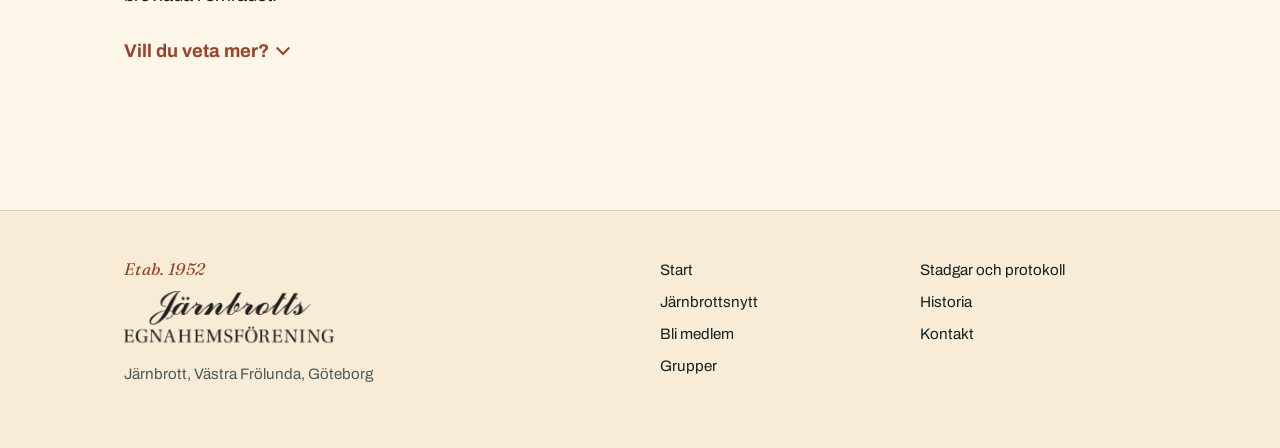
<file: jarnbrottsnytt.html>
<!DOCTYPE html>
<html lang="sv">
<head>
<meta charset="UTF-8">
<meta name="viewport" content="width=device-width, initial-scale=1.0">
<title>Järnbrottsnytt – Järnbrotts egnahemsförening</title>
<meta name="description" content="Alla nummer av Järnbrottsnytt, föreningens flygblad till husägarna i Järnbrott. Läs eller ladda ner som pdf.">
<meta property="og:title" content="Järnbrottsnytt">
<meta property="og:description" content="Föreningens flygblad till husägarna i Järnbrott, nummer för nummer.">
<meta property="og:type" content="website">
<meta property="og:url" content="https://www.jarnbrott.se/jarnbrottsnytt">
<link rel="canonical" href="https://www.jarnbrott.se/jarnbrottsnytt">
<link rel="preconnect" href="https://fonts.googleapis.com">
<link rel="preconnect" href="https://fonts.gstatic.com" crossorigin>
<link href="https://fonts.googleapis.com/css2?family=Archivo:wght@400;500;700&family=Fraunces:opsz,wght@9..144,500;9..144,600;9..144,700&display=swap" rel="stylesheet">
<link rel="stylesheet" href="style.css">
<!-- Gör sidan installerbar på hemskärmen. manifest.json styr namn,
     färger och ikon. Ingen service worker, alltså ingen offline-cache
     och inga notiser: se README.md i repot. -->
<link rel="manifest" href="manifest.json">
<link rel="apple-touch-icon" href="bilder/ikon-180.png">
<meta name="theme-color" content="#14211f">
<meta name="apple-mobile-web-app-title" content="Järnbrott">

</head>
<body>

<a class="hoppa" href="#innehall">Hoppa till innehållet</a>

<!-- SIDHUVUD: samma i alla filer. Byter du något här ska det bytas i varje sida. -->
<header class="sidhuvud">
  <div class="behallare">
    <a class="logotyp" href="index.html">
      <img src="bilder/logotyp.png" alt="Järnbrotts egnahemsförening">
    </a>
    <nav class="meny" aria-label="Huvudmeny">
      <a href="index.html">Start</a>
      <a href="jarnbrottsnytt.html" aria-current="page">Järnbrottsnytt</a>
      <a href="bli-medlem.html">Bli medlem</a>
      <a href="handlingar.html">Handlingar</a>
      <a href="grupper.html">Grupper</a>
      <a href="historik.html">Historia</a>
      <a href="kontakt.html">Kontakt</a>
    </nav>
  </div>
</header>

<main id="innehall">

  <section class="sidtopp">
    <div class="behallare">
      <h1>Järnbrottsnytt</h1>
      <p class="ingress">Fem gånger om året delar vi ut Järnbrottsnytt till husägarna i området. Här ligger numren kvar, så att du kan läsa om igen eller hitta tillbaka till något du missade.</p>
    </div>
  </section>

  <!-- NUMMER AV JÄRNBROTTSNYTT
       ===========================================================
       SÅ HÄR LÄGGER DU TILL ETT NYTT NUMMER:
       1. Exportera numret till pdf och döp filen efter år och
          månad, till exempel jarnbrottsnytt-2027-02.pdf.
          Lägg filen i mappen dokument.
       2. Gör en bild av förstasidan, spara den som till exempel
          jarnbrottsnytt-2027-02.jpg i mappen bilder.
       3. Kopiera ett helt <article>-block nedan, klistra in det
          ÖVERST i listan och byt ut filnamn, månad, år och text.

       Till skillnad från årsmötesprotokollen ska inga gamla
       nummer tas bort. Arkivet är själva poängen med sidan.
       =========================================================== -->

  <section class="sektion--tat">
    <div class="behallare">
      <div class="nummer">

        <article class="nr">
          <a class="nr__omslag" href="dokument/jarnbrottsnytt-2026-10.pdf">
            <img src="bilder/jarnbrottsnytt-2026-10.jpg" alt="Förstasidan av Järnbrottsnytt oktober 2026.">
          </a>
          <p class="nr__datum">Oktober 2026</p>
          <h2 class="nr__rubrik"><a href="dokument/jarnbrottsnytt-2026-10.pdf">Halloween, tomten och årets ved</a></h2>
          <p>Vedbeställningen landade på 246 säckar, loppmarknaden fick den enda soliga dagen på två veckor, och datumen för Halloween och tomtens besök är satta.</p>
          <p class="nr__fil">pdf, 1,2 MB</p>
        </article>

        <article class="nr">
          <a class="nr__omslag" href="dokument/jarnbrottsnytt-2026-08.pdf">
            <img src="bilder/jarnbrottsnytt-2026-08.jpg" alt="Förstasidan av Järnbrottsnytt augusti 2026.">
          </a>
          <p class="nr__datum">Augusti 2026</p>
          <h2 class="nr__rubrik"><a href="dokument/jarnbrottsnytt-2026-08.pdf">Dags för loppis och vedbeställning</a></h2>
          <p>Höstens vedbeställning öppnar, loppmarknaden ligger första söndagen i september, och kommunens nya hemsortering av avfall förklaras.</p>
          <p class="nr__fil">pdf, 804 kB</p>
        </article>

        <article class="nr">
          <a class="nr__omslag" href="dokument/jarnbrottsnytt-2026-06.pdf">
            <img src="bilder/jarnbrottsnytt-2026-06.jpg" alt="Förstasidan av Järnbrottsnytt juni 2026.">
          </a>
          <p class="nr__datum">Juni 2026</p>
          <h2 class="nr__rubrik"><a href="dokument/jarnbrottsnytt-2026-06.pdf">Ny styrelse och nya nät</a></h2>
          <p>Återkoppling från årsmötet och den nya styrelsen, läget i dialogen om parkeringsförbudet, och nya nät till målen vid Mottagaregatan och Våglängdsgatan.</p>
          <p class="nr__fil">pdf, 794 kB</p>
        </article>

        <article class="nr">
          <a class="nr__omslag" href="dokument/jarnbrottsnytt-2026-02.pdf">
            <img src="bilder/jarnbrottsnytt-2026-02.jpg" alt="Förstasidan av Järnbrottsnytt februari 2026.">
          </a>
          <p class="nr__datum">Februari 2026</p>
          <h2 class="nr__rubrik"><a href="dokument/jarnbrottsnytt-2026-02.pdf">Kallelse till årsmötet</a></h2>
          <p>Kallelse och dagordning för årsmötet, beställning av planteringsjord, återkoppling om parkeringsförbudet och besked om de nya sopkärlen.</p>
          <p class="nr__fil">pdf, 907 kB</p>
        </article>

      </div>
    </div>
  </section>

  <section class="sektion--tat">
    <div class="behallare">
      <div class="text-kolumn">
        <p>Järnbrottsnytt delas ut i brevlådorna till alla husägare i området, oavsett om man är medlem eller inte. Har du inte fått ditt exemplar, eller har du något som borde stå med i nästa nummer, hör av dig till <a href="kontakt.html">styrelsen</a>.</p>
      </div>
    </div>
  </section>

  <!-- SPONSRING -->
  <div class="remsa">
    <div class="behallare"><h2>Sponsra ett nummer</h2></div>
  </div>

  <section class="sektion--tat">
    <div class="behallare">
      <div class="text-kolumn">

        <p>Järnbrottsnytt trycks med hjälp av lokala företag. Som sponsor står du för tryckkostnaden för ett nummer och får i gengäld en annons i foldern, som når varje brevlåda i området.</p>

        <details class="sponsor">
          <summary>Vill du veta mer?</summary>

          <p>Föreningen gör fem nyhetsfoldrar om året, en vikt dubbelsidig A4. Varje nummer delas ut i 328 brevlådor och publiceras dessutom på föreningens facebooksida, som har omkring 480 följare.</p>

          <p>Att sponsra en upplaga kostar ungefär 1 600 kronor plus moms, vilket motsvarar tryckkostnaden. Fakturan skickas direkt från tryckeriet. Som sponsor får du en annonsplats på en tredjedel av en sida på folderns insida, i formatet 70 x 148 mm.</p>

          <figure class="folder">
            <svg viewBox="0 0 440 310" role="img" aria-labelledby="foldertitel">
              <title id="foldertitel">Skiss över folderns insida: ett uppslag med vikning i mitten, där annonsplatsen upptar en tredjedel av den högra sidan, nere till höger.</title>
              <rect x="10" y="10" width="420" height="290" fill="#ffffff" stroke="#14211f" stroke-width="2"/>
              <rect x="223" y="202" width="207" height="98" fill="#d97b10"/>
              <line x1="220" y1="10" x2="220" y2="300" stroke="#14211f" stroke-width="2" stroke-dasharray="5 6"/>
              <text x="115" y="160" text-anchor="middle" font-size="15" fill="#4c5b58">Vänster sida</text>
              <text x="326" y="106" text-anchor="middle" font-size="15" fill="#4c5b58">Höger sida</text>
              <text x="326" y="246" text-anchor="middle" font-size="15" font-weight="700" fill="#ffffff">Annonsplats</text>
              <text x="326" y="268" text-anchor="middle" font-size="14" fill="#ffffff">70 x 148 mm</text>
            </svg>
            <figcaption>Folderns insida, uppslagen. Annonsen upptar en tredjedel av den högra sidan.</figcaption>
          </figure>

          <p>Är ditt företag intresserat, eller känner du något som kan vara det, <a href="kontakt.html">hör av dig till styrelsen</a>.</p>

        </details>

      </div>
    </div>
  </section>

</main>

<footer class="sidfot">
  <div class="behallare">
    <div class="sidfot__rader">
      <div class="sidfot__namn">
        <p class="etab">Etab. 1952</p>
        <img src="bilder/logotyp.png" alt="Järnbrotts egnahemsförening">
        <p>Järnbrott, Västra Frölunda, Göteborg</p>
      </div>
      <nav class="sidfot__lankar" aria-label="Sidfot">
        <p><a href="index.html">Start</a><br>
        <a href="jarnbrottsnytt.html">Järnbrottsnytt</a><br>
        <a href="bli-medlem.html">Bli medlem</a><br>
        <a href="grupper.html">Grupper</a></p>
        <p><a href="handlingar.html">Stadgar och protokoll</a><br>
        <a href="historik.html">Historia</a><br>
        <a href="kontakt.html">Kontakt</a></p>
      </nav>
    </div>
  </div>
</footer>

</body>
</html>
</file>
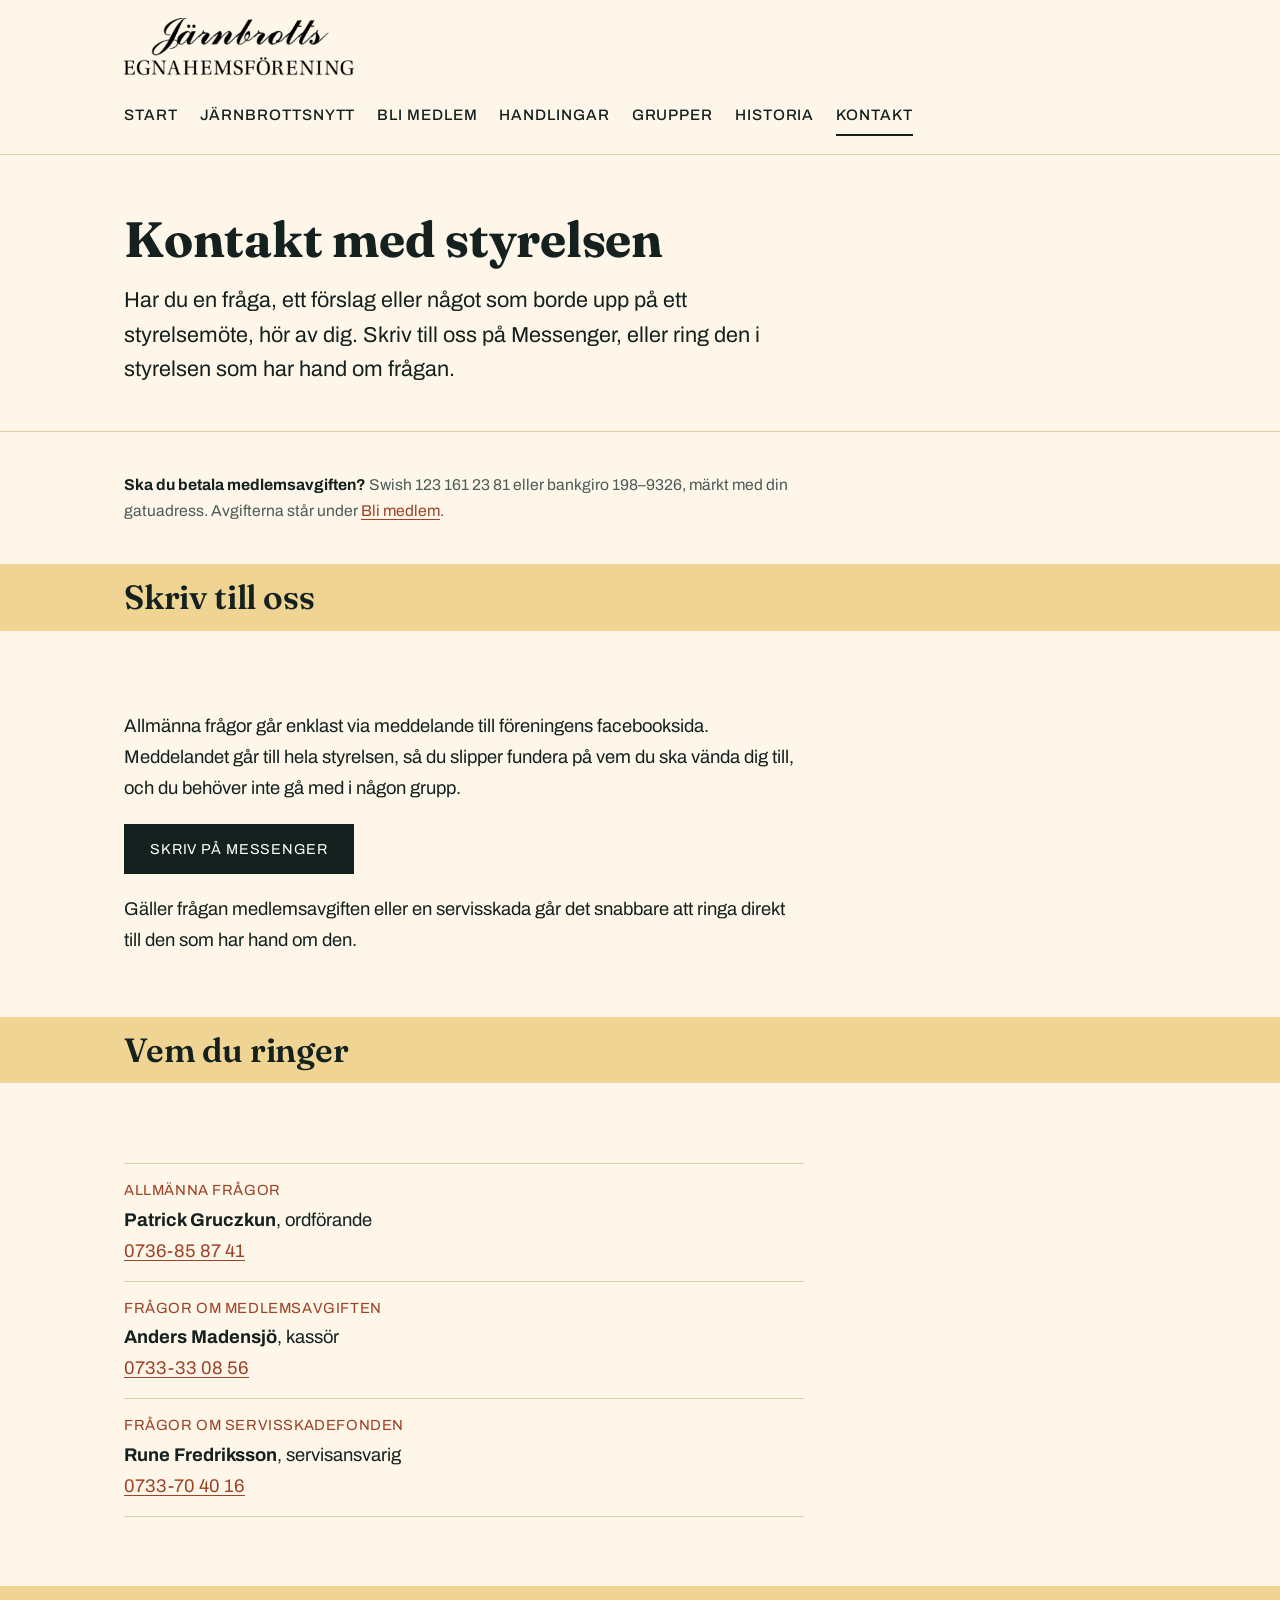
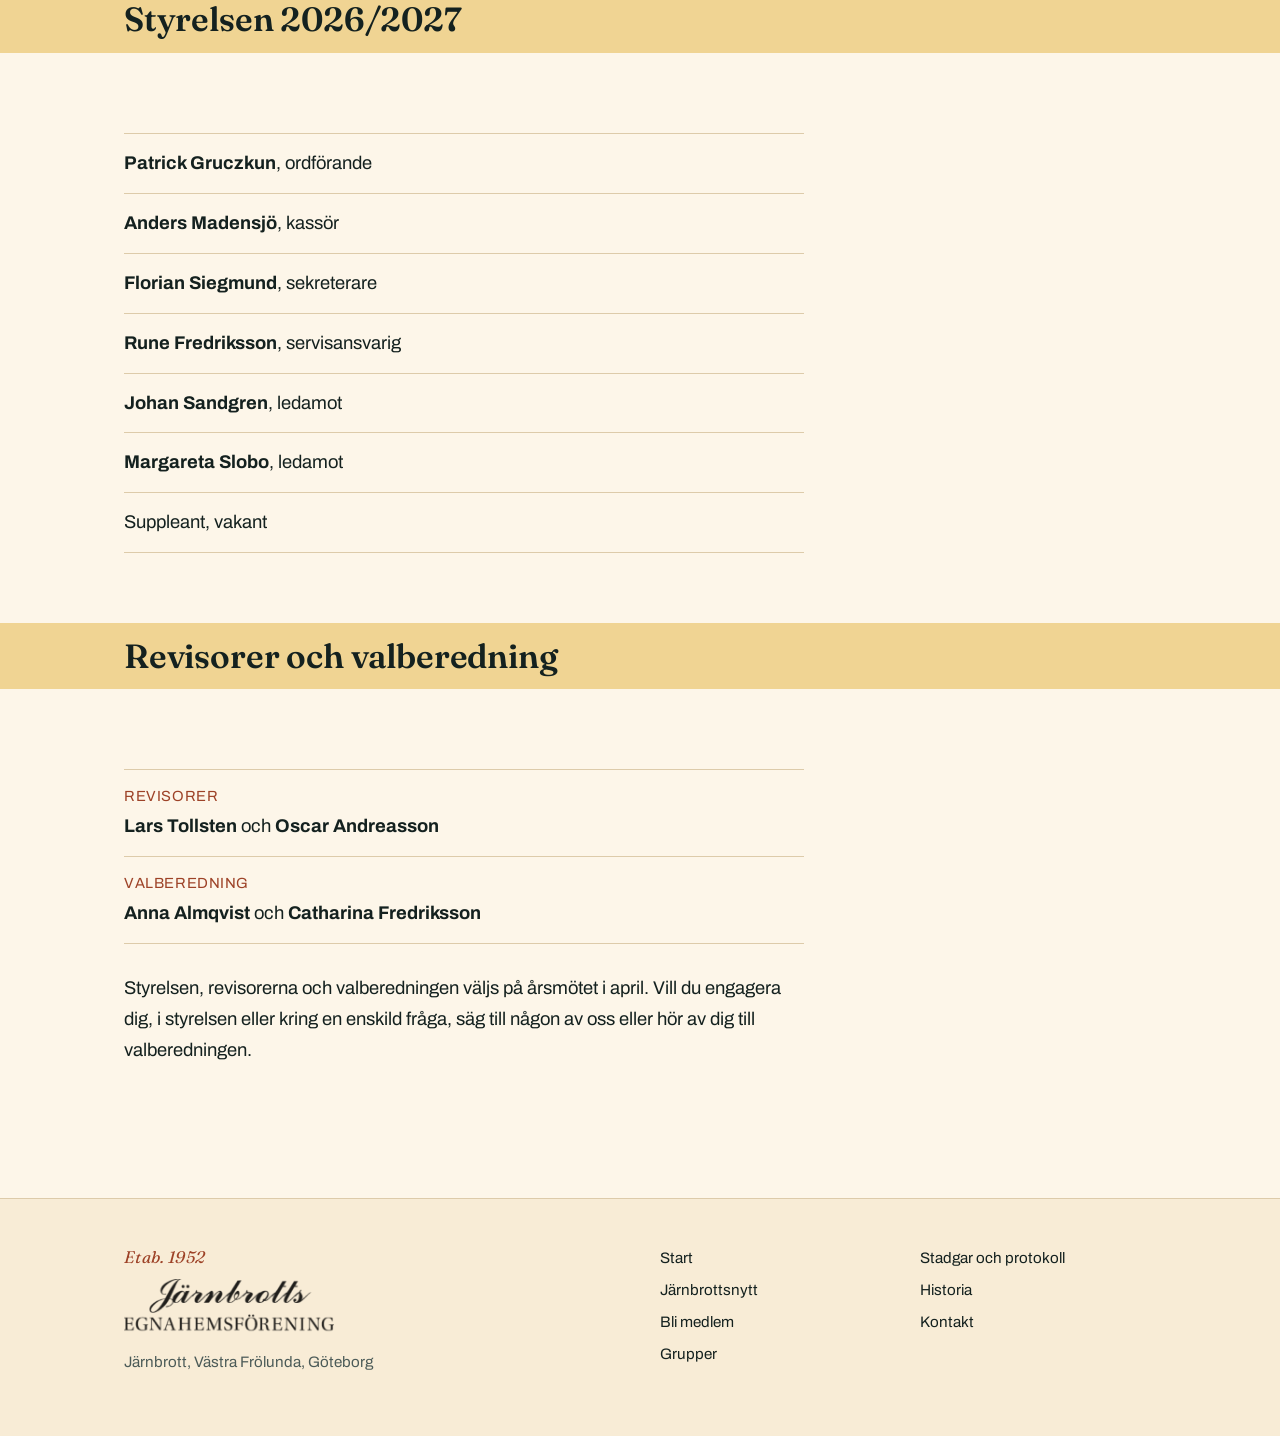
<file: kontakt.html>
<!DOCTYPE html>
<html lang="sv">
<head>
<meta charset="UTF-8">
<meta name="viewport" content="width=device-width, initial-scale=1.0">
<title>Kontakt – Järnbrotts egnahemsförening</title>
<meta name="description" content="Kontakta styrelsen i Järnbrotts egnahemsförening. Allmänna frågor, medlemsavgift och servisskador, samt vilka som sitter i styrelsen.">
<meta property="og:title" content="Kontakt – Järnbrotts egnahemsförening">
<meta property="og:description" content="Så når du styrelsen i Järnbrotts egnahemsförening.">
<meta property="og:type" content="website">
<meta property="og:url" content="https://www.jarnbrott.se/kontakt">
<link rel="canonical" href="https://www.jarnbrott.se/kontakt">
<link rel="preconnect" href="https://fonts.googleapis.com">
<link rel="preconnect" href="https://fonts.gstatic.com" crossorigin>
<link href="https://fonts.googleapis.com/css2?family=Archivo:wght@400;500;700&family=Fraunces:opsz,wght@9..144,500;9..144,600;9..144,700&display=swap" rel="stylesheet">
<link rel="stylesheet" href="style.css">
<!-- Gör sidan installerbar på hemskärmen. manifest.json styr namn,
     färger och ikon. Ingen service worker, alltså ingen offline-cache
     och inga notiser: se README.md i repot. -->
<link rel="manifest" href="manifest.json">
<link rel="apple-touch-icon" href="bilder/ikon-180.png">
<meta name="theme-color" content="#14211f">
<meta name="apple-mobile-web-app-title" content="Järnbrott">

</head>
<body>

<a class="hoppa" href="#innehall">Hoppa till innehållet</a>

<!-- SIDHUVUD: samma i alla filer. Byter du något här ska det bytas i varje sida. -->
<header class="sidhuvud">
  <div class="behallare">
    <a class="logotyp" href="index.html">
      <img src="bilder/logotyp.png" alt="Järnbrotts egnahemsförening">
    </a>
    <nav class="meny" aria-label="Huvudmeny">
      <a href="index.html">Start</a>
      <a href="jarnbrottsnytt.html">Järnbrottsnytt</a>
      <a href="bli-medlem.html">Bli medlem</a>
      <a href="handlingar.html">Handlingar</a>
      <a href="grupper.html">Grupper</a>
      <a href="historik.html">Historia</a>
      <a href="kontakt.html" aria-current="page">Kontakt</a>
    </nav>
  </div>
</header>

<main id="innehall">

  <section class="sidtopp">
    <div class="behallare">
      <h1>Kontakt med styrelsen</h1>
      <p class="ingress">Har du en fråga, ett förslag eller något som borde upp på ett styrelsemöte, hör av dig. Skriv till oss på Messenger, eller ring den i styrelsen som har hand om frågan.</p>
    </div>
  </section>

  <section class="sektion--tat">
    <div class="behallare">
      <div class="betala">
        <p><strong>Ska du betala medlemsavgiften?</strong> Swish 123 161 23 81 eller bankgiro 198–9326, märkt med din gatuadress. Avgifterna står under <a href="bli-medlem.html">Bli medlem</a>.</p>
      </div>
    </div>
  </section>

  <div class="remsa">
    <div class="behallare"><h2>Skriv till oss</h2></div>
  </div>

  <section class="sektion--tat">
    <div class="behallare">
      <div class="text-kolumn">
        <p>Allmänna frågor går enklast via meddelande till föreningens facebooksida. Meddelandet går till hela styrelsen, så du slipper fundera på vem du ska vända dig till, och du behöver inte gå med i någon grupp.</p>
        <!-- Siffran är facebooksidans id. Den ändras aldrig, till skillnad
             från användarnamnet, så länken håller även om sidan byter namn.
             Samma id står sist i adressen till sidan i Meta Business Suite. -->
        <p><a class="knapp" href="https://m.me/129983283853704" rel="noopener">Skriv på Messenger</a></p>
        <p>Gäller frågan medlemsavgiften eller en servisskada går det snabbare att ringa direkt till den som har hand om den.</p>
      </div>
    </div>
  </section>

  <div class="remsa">
    <div class="behallare"><h2>Vem du ringer</h2></div>
  </div>

  <section class="sektion--tat">
    <div class="behallare">
      <ul class="lista">
        <li>
          <span class="roll">Allmänna frågor</span>
          <strong>Patrick Gruczkun</strong>, ordförande<br>
          <a href="tel:+46736858741">0736-85 87 41</a>
        </li>
        <li>
          <span class="roll">Frågor om medlemsavgiften</span>
          <strong>Anders Madensjö</strong>, kassör<br>
          <a href="tel:+46733330856">0733-33 08 56</a>
        </li>
        <li>
          <span class="roll">Frågor om servisskadefonden</span>
          <strong>Rune Fredriksson</strong>, servisansvarig<br>
          <a href="tel:+46733704016">0733-70 40 16</a>
        </li>
      </ul>
    </div>
  </section>

  <div class="remsa">
    <div class="behallare"><h2>Styrelsen 2026/2027</h2></div>
  </div>

  <section class="sektion--tat">
    <div class="behallare">
      <ul class="lista">
        <li><strong>Patrick Gruczkun</strong>, ordförande</li>
        <li><strong>Anders Madensjö</strong>, kassör</li>
        <li><strong>Florian Siegmund</strong>, sekreterare</li>
        <li><strong>Rune Fredriksson</strong>, servisansvarig</li>
        <li><strong>Johan Sandgren</strong>, ledamot</li>
        <li><strong>Margareta Slobo</strong>, ledamot</li>
        <li>Suppleant, vakant</li>
      </ul>
    </div>
  </section>

  <div class="remsa">
    <div class="behallare"><h2>Revisorer och valberedning</h2></div>
  </div>

  <section class="sektion--tat">
    <div class="behallare">
      <ul class="lista">
        <li>
          <span class="roll">Revisorer</span>
          <strong>Lars Tollsten</strong> och <strong>Oscar Andreasson</strong>
        </li>
        <li>
          <span class="roll">Valberedning</span>
          <strong>Anna Almqvist</strong> och <strong>Catharina Fredriksson</strong>
        </li>
      </ul>
      <div class="text-kolumn">
        <p>Styrelsen, revisorerna och valberedningen väljs på årsmötet i april. Vill du engagera dig, i styrelsen eller kring en enskild fråga, säg till någon av oss eller hör av dig till valberedningen.</p>
      </div>
    </div>
  </section>

</main>

<footer class="sidfot">
  <div class="behallare">
    <div class="sidfot__rader">
      <div class="sidfot__namn">
        <p class="etab">Etab. 1952</p>
        <img src="bilder/logotyp.png" alt="Järnbrotts egnahemsförening">
        <p>Järnbrott, Västra Frölunda, Göteborg</p>
      </div>
      <nav class="sidfot__lankar" aria-label="Sidfot">
        <p><a href="index.html">Start</a><br>
        <a href="jarnbrottsnytt.html">Järnbrottsnytt</a><br>
        <a href="bli-medlem.html">Bli medlem</a><br>
        <a href="grupper.html">Grupper</a></p>
        <p><a href="handlingar.html">Stadgar och protokoll</a><br>
        <a href="historik.html">Historia</a><br>
        <a href="kontakt.html">Kontakt</a></p>
      </nav>
    </div>
  </div>
</footer>

</body>
</html>
</file>
<file: style.css>
/* ==========================================================================
   Järnbrotts egnahemsförening – delad stilmall
   Ändrar du något här ändras det på alla sidor samtidigt.
   Färgerna nedan är hämtade ur Järnbrottsnytt och ur områdets tegeltak.
   ========================================================================== */

:root {
  --ink: #14211f;          /* brödtext och rubriker */
  --ink-soft: #4c5b58;     /* underordnad text, bildtexter */
  --paper: #fdf6e9;        /* sidans bakgrund, varmt papper */
  --kort: #f8ecd6;         /* rutor och block, en ton djupare än pappret */
  --band: #f0d493;         /* den gula remsan från Järnbrottsnytt */
  --sol: #d97b10;          /* accent: det som är aktuellt just nu */
  --tegel: #9d4227;        /* tegeltaken, länkar och siffror */
  --linje: #ddcbaa;

  /* Rubriktypsnitt. Vill du byta räcker det att ändra namnet här,
     och namnet i <link>-raden högst upp i varje html-fil.
     Alternativ som också fungerar: "Zilla Slab" (kraftigare, mer teknisk). */
  --rubrik: "Fraunces", Georgia, serif;

  --bredd: 1080px;
  --smal: 680px;
}

/* --- Grund ---------------------------------------------------------------- */

* { box-sizing: border-box; }

html { scroll-behavior: smooth; }

body {
  margin: 0;
  background: var(--paper);
  color: var(--ink);
  font-family: "Archivo", "Helvetica Neue", Arial, sans-serif;
  font-size: 1.15rem;
  line-height: 1.68;
  -webkit-font-smoothing: antialiased;
}

h1, h2, h3 { line-height: 1.15; margin: 0 0 0.4em; }

h1, h2 {
  font-family: var(--rubrik);
  font-weight: 600;
  letter-spacing: -0.005em;
}

h1 { font-weight: 700; }

h3 {
  font-size: 1.25rem;
  font-weight: 700;
  letter-spacing: -0.01em;
}

p { margin: 0 0 1.1em; }

a { color: var(--tegel); text-underline-offset: 3px; }
a:hover { color: var(--ink); }

img { max-width: 100%; height: auto; display: block; }

:focus-visible {
  outline: 3px solid var(--sol);
  outline-offset: 3px;
}

.behallare {
  width: 100%;
  max-width: var(--bredd);
  margin: 0 auto;
  padding: 0 24px;
}

.text-kolumn { max-width: var(--smal); }

.hoppa {
  position: absolute;
  left: -9999px;
}
.hoppa:focus {
  left: 12px; top: 12px; z-index: 50;
  background: var(--ink); color: #fff;
  padding: 10px 16px; border-radius: 4px;
}

/* --- Sidhuvud och meny ---------------------------------------------------- */

.sidhuvud {
  border-bottom: 1px solid var(--linje);
  background: var(--paper);
}

.sidhuvud .behallare {
  display: flex;
  flex-wrap: wrap;
  align-items: center;
  justify-content: space-between;
  gap: 16px;
  padding-top: 18px;
  padding-bottom: 18px;
}

.logotyp img { width: 230px; }

.meny {
  display: flex;
  flex-wrap: wrap;
  gap: 4px 22px;
  font-size: 0.95rem;
  font-weight: 500;
  letter-spacing: 0.06em;
  text-transform: uppercase;
}

.meny a {
  color: var(--ink);
  text-decoration: none;
  padding: 6px 0;
  border-bottom: 2px solid transparent;
}

.meny a:hover { border-bottom-color: var(--sol); }
.meny a[aria-current="page"] { border-bottom-color: var(--ink); }

/* --- Hero ----------------------------------------------------------------- */

.hero {
  position: relative;
  min-height: 62vh;
  display: flex;
  align-items: flex-end;
  background: #223 url("bilder/jarnbrott-flygbild.jpg") center 40% / cover no-repeat;
}

.hero::after {
  content: "";
  position: absolute;
  inset: 0;
  background: linear-gradient(to top, rgba(9, 17, 16, 0.94) 0%, rgba(9, 17, 16, 0.86) 32%, rgba(9, 17, 16, 0.55) 62%, rgba(9, 17, 16, 0.25) 100%);
}

.hero__text {
  position: relative;
  z-index: 1;
  color: #fff;
  padding: 100px 0 56px;
  text-shadow: 0 2px 14px rgba(0, 0, 0, 0.55);
}

.hero__ovanpa {
  font-size: 0.78rem;
  letter-spacing: 0.22em;
  text-transform: uppercase;
  margin-bottom: 16px;
  font-weight: 500;
  color: var(--band);
}

.hero h1 {
  font-size: clamp(2.15rem, 5.4vw, 3.7rem);
  max-width: 20ch;
  margin-bottom: 0.35em;
  text-wrap: balance;
}

.hero__under {
  max-width: 48ch;
  margin: 0;
  font-size: 1.2rem;
  color: rgba(255, 255, 255, 0.96);
}

/* --- Sektioner och den gula remsan ---------------------------------------- */

.sektion { padding: 56px 0; }
.sektion--tat { padding: 40px 0; }

.remsa {
  background: var(--band);
  padding: 14px 0;
  margin-bottom: 40px;
}

.remsa h2 {
  margin: 0;
  font-size: clamp(1.5rem, 3.4vw, 2.1rem);
}

.remsa--sol { background: var(--sol); }
.remsa--sol h2 { color: #fff; }

.ingress {
  font-size: 1.35rem;
  line-height: 1.6;
}

.bildtext {
  font-size: 0.9rem;
  color: var(--ink-soft);
  margin-top: 10px;
}

/* --- Årshjulet ------------------------------------------------------------ */

.arshjul {
  display: grid;
  grid-template-columns: minmax(0, 1.15fr) minmax(0, 1fr);
  gap: 44px;
  align-items: center;
}

.arshjul img {
  width: 100%;
  border-radius: 50%;
}

/* --- Kalendarium ---------------------------------------------------------- */

.kalender { list-style: none; margin: 0; padding: 0; }

.kalender li {
  display: flex;
  gap: 22px;
  align-items: baseline;
  padding: 20px 0;
  border-top: 1px solid var(--linje);
}

.kalender li:last-child { border-bottom: 1px solid var(--linje); }

.datum {
  flex: 0 0 92px;
  font-family: var(--rubrik);
  font-weight: 600;
  font-size: 2rem;
  line-height: 1;
  color: var(--tegel);
}

.datum span {
  display: block;
  font-family: "Archivo", sans-serif;
  font-size: 0.78rem;
  letter-spacing: 0.16em;
  text-transform: uppercase;
  color: var(--ink-soft);
  margin-top: 6px;
}

.kalender h3 { margin-bottom: 0.2em; }
.kalender p { margin: 0; color: var(--ink-soft); }

.tid {
  font-size: 0.92rem;
  font-weight: 500;
  letter-spacing: 0.04em;
  text-transform: uppercase;
  color: var(--tegel) !important;
  margin-bottom: 0.5em !important;
}

/* Hopfällbar text i kalendariet */

.kalender details { margin-top: 12px; }

.kalender summary {
  display: inline-flex;
  align-items: center;
  gap: 8px;
  cursor: pointer;
  list-style: none;
  font-size: 0.95rem;
  font-weight: 500;
  color: var(--tegel);
  padding: 4px 0;
}

.kalender summary::-webkit-details-marker { display: none; }

.kalender summary::after {
  content: "";
  width: 8px;
  height: 8px;
  border-right: 2px solid currentColor;
  border-bottom: 2px solid currentColor;
  transform: rotate(45deg) translate(-2px, -2px);
  transition: transform 0.18s ease;
}

.kalender details[open] summary::after {
  transform: rotate(-135deg) translate(-2px, -2px);
}

.kalender summary:hover { color: var(--ink); }

.kalender details > p {
  margin-top: 10px;
  padding-left: 16px;
  border-left: 3px solid var(--band);
}

.tomt {
  background: var(--kort);
  border: 1px dashed var(--tegel);
  padding: 24px;
  color: var(--ink-soft);
}

/* --- Undersidornas topp ------------------------------------------------- */

.sidtopp {
  padding: 56px 0 44px;
  border-bottom: 1px solid var(--linje);
}

.sidtopp h1 {
  font-size: clamp(2rem, 4.6vw, 3.1rem);
  max-width: 18ch;
  margin-bottom: 0.3em;
}

.sidtopp .ingress { max-width: var(--smal); margin-bottom: 0; }

/* --- Arkivbild i full bredd --------------------------------------------- */

.arkivbild {
  margin: 0;
  background: var(--ink);
}

.arkivbild img {
  width: 100%;
  max-height: 72vh;
  object-fit: cover;
  object-position: center 30%;
}

.arkivbild figcaption {
  color: rgba(255, 255, 255, 0.72);
  font-size: 0.92rem;
  padding-top: 16px;
  padding-bottom: 20px;
  max-width: var(--bredd);
}

/* --- Listor med avgifter, kontakter och styrelse ------------------------- */

.lista {
  list-style: none;
  margin: 0 0 1.6em;
  padding: 0;
  max-width: var(--smal);
}

.lista li {
  padding: 14px 0;
  border-bottom: 1px solid var(--linje);
}

.lista li:first-child { border-top: 1px solid var(--linje); }

.lista strong { font-weight: 700; }

.lista .roll {
  display: block;
  font-size: 0.92rem;
  letter-spacing: 0.04em;
  text-transform: uppercase;
  color: var(--tegel);
  margin-bottom: 2px;
}

.belopp { float: right; font-weight: 700; }

/* Länk till en pdf i listan över handlingar */

.fil {
  display: flex;
  flex-wrap: wrap;
  align-items: baseline;
  gap: 2px 14px;
  text-decoration: none;
  color: var(--ink);
}

.fil::before {
  content: "PDF";
  flex: 0 0 auto;
  font-size: 0.72rem;
  font-weight: 700;
  letter-spacing: 0.08em;
  color: #fff;
  background: var(--tegel);
  padding: 3px 7px;
  border-radius: 2px;
}

.fil__namn {
  font-weight: 700;
  text-decoration: underline;
  text-underline-offset: 3px;
  text-decoration-color: var(--linje);
}

.fil:hover .fil__namn { text-decoration-color: var(--tegel); }

.fil__info {
  flex-basis: 100%;
  font-size: 0.92rem;
  color: var(--ink-soft);
}

/* --- Arkivet över Järnbrottsnytt ----------------------------------------- */

.nummer {
  display: grid;
  grid-template-columns: repeat(auto-fill, minmax(210px, 1fr));
  gap: 44px 30px;
}

.nr p { margin: 0 0 0.5em; }

.nr__omslag {
  display: block;
  margin-bottom: 18px;
  background: #fff;
  border: 1px solid var(--linje);
  box-shadow: 0 2px 10px rgba(20, 33, 31, 0.08);
  transition: transform 0.18s ease, box-shadow 0.18s ease;
}

.nr__omslag img {
  width: 100%;
  aspect-ratio: 1 / 1.414;
  object-fit: cover;
  object-position: top center;
}

.nr__omslag:hover {
  transform: translateY(-3px);
  box-shadow: 0 8px 20px rgba(20, 33, 31, 0.16);
}

.nr__datum {
  font-size: 0.85rem;
  font-weight: 500;
  letter-spacing: 0.12em;
  text-transform: uppercase;
  color: var(--tegel);
}

.nr__rubrik {
  font-size: 1.3rem;
  margin: 0 0 0.35em;
}

.nr__rubrik a {
  color: var(--ink);
  text-decoration: underline;
  text-underline-offset: 3px;
  text-decoration-color: var(--linje);
}

.nr__rubrik a:hover { text-decoration-color: var(--tegel); }

.nr__fil {
  font-size: 0.88rem;
  color: var(--ink-soft);
}

/* --- Hopfällbar text utanför kalendariet --------------------------------- */

.sponsor { margin-bottom: 1.5em; }

.sponsor summary {
  display: inline-flex;
  align-items: center;
  gap: 9px;
  cursor: pointer;
  list-style: none;
  font-weight: 700;
  color: var(--tegel);
  padding: 4px 0;
}

.sponsor summary::-webkit-details-marker { display: none; }

.sponsor summary::after {
  content: "";
  width: 8px;
  height: 8px;
  border-right: 2px solid currentColor;
  border-bottom: 2px solid currentColor;
  transform: rotate(45deg) translate(-2px, -2px);
  transition: transform 0.18s ease;
}

.sponsor[open] summary::after {
  transform: rotate(-135deg) translate(-2px, -2px);
}

.sponsor summary:hover { color: var(--ink); }

.sponsor > :not(summary) {
  margin-left: 17px;
  padding-left: 16px;
  border-left: 3px solid var(--band);
}

.sponsor > p:first-of-type { margin-top: 14px; }

/* Skiss över nyhetsfoldern */

.folder {
  margin: 0 0 1.2em;
  max-width: 440px;
}

.folder svg { width: 100%; height: auto; display: block; }

.folder figcaption {
  font-size: 0.9rem;
  color: var(--ink-soft);
  margin-top: 10px;
}

/* --- Betalningsrad på kontaktsidan --------------------------------------- */

.betala {
  max-width: var(--smal);
  font-size: 0.98rem;
  color: var(--ink-soft);
}

.betala p { margin: 0; }
.betala strong { color: var(--ink); }

/* --- Numrerade steg ------------------------------------------------------ */

.steg {
  list-style: none;
  counter-reset: steg;
  margin: 0 0 1.6em;
  padding: 0;
}

.steg li {
  counter-increment: steg;
  position: relative;
  padding: 0 0 18px 52px;
}

.steg li::before {
  content: counter(steg);
  position: absolute;
  left: 0;
  top: -2px;
  width: 34px;
  height: 34px;
  display: flex;
  align-items: center;
  justify-content: center;
  font-family: var(--rubrik);
  font-weight: 600;
  font-size: 1.1rem;
  color: #fff;
  background: var(--tegel);
  border-radius: 50%;
}

/* --- Notis: det som är viktigt att inte missa ---------------------------- */

.notis {
  background: var(--kort);
  border-left: 5px solid var(--sol);
  padding: 20px 24px;
  max-width: var(--smal);
  margin: 0 0 2em;
}

.notis p { margin: 0; }

/* --- Betalning med qr-skylt ---------------------------------------------- */

.betalning {
  display: grid;
  grid-template-columns: minmax(0, 1fr) 240px;
  gap: 40px;
  align-items: start;
}

.betalning img { width: 100%; }

.konto {
  font-size: 1.25rem;
  line-height: 1.5;
  margin-bottom: 0.6em;
}

/* --- Kort och knappar ------------------------------------------------------ */

.kort-rad {
  display: grid;
  grid-template-columns: repeat(auto-fit, minmax(240px, 1fr));
  gap: 24px;
}

.kort {
  background: var(--kort);
  border-top: 4px solid var(--tegel);
  padding: 28px;
}

.kort h3 { margin-bottom: 0.4em; }
.kort p { color: var(--ink-soft); margin-bottom: 1em; }
.kort p:last-child { margin-bottom: 0; }

.knapp {
  display: inline-block;
  background: var(--ink);
  color: #fff;
  text-decoration: none;
  padding: 13px 26px;
  font-size: 0.9rem;
  letter-spacing: 0.06em;
  text-transform: uppercase;
}

.knapp:hover { background: var(--sol); color: #fff; }
.knapp--ljus { background: var(--sol); }

.medlem {
  background: var(--band);
  padding: 48px;
}

.medlem h2 { margin-top: 0; }
.medlem .knapp { margin-top: 8px; }

.etab {
  font-family: var(--rubrik);
  font-style: italic;
  color: var(--tegel);
  font-size: 1.05rem;
  letter-spacing: 0.02em;
  margin: 0 0 6px;
}

/* --- Sidfot --------------------------------------------------------------- */

.sidfot {
  margin-top: 72px;
  background: var(--kort);
  border-top: 1px solid var(--linje);
  padding: 44px 0 60px;
  font-size: 0.95rem;
  color: var(--ink-soft);
}

.sidfot a { color: var(--ink); }

.sidfot__rader {
  display: grid;
  grid-template-columns: minmax(0, 1fr) minmax(0, 1fr);
  gap: 40px;
  align-items: start;
}

.sidfot__namn p { margin: 0; }

.sidfot__namn img {
  width: 210px;
  margin: 8px 0 14px;
  opacity: 0.88;
}

.sidfot__lankar {
  display: grid;
  grid-template-columns: repeat(2, minmax(0, 1fr));
  gap: 6px 24px;
}

.sidfot__lankar p { margin: 0; line-height: 2.1; }

.sidfot a {
  text-decoration: none;
  border-bottom: 1px solid transparent;
}

.sidfot a:hover {
  color: var(--tegel);
  border-bottom-color: var(--tegel);
}

/* --- Mobil ---------------------------------------------------------------- */

@media (max-width: 760px) {
  .sidhuvud .behallare { justify-content: center; text-align: center; }
  .meny { justify-content: center; gap: 4px 16px; font-size: 0.82rem; }
  .logotyp img { width: 200px; }
  .hero { min-height: 68vh; }
  .hero__text { padding: 96px 0 44px; }
  .arshjul { grid-template-columns: 1fr; gap: 28px; }
  .medlem { padding: 28px; }
  .betalning { grid-template-columns: 1fr; gap: 28px; }
  .betalning img { max-width: 220px; }
  .sidtopp { padding: 40px 0 32px; }
  .kalender li { gap: 16px; }
  .datum { flex-basis: 68px; font-size: 1.6rem; }
  .sidfot__rader { grid-template-columns: 1fr; gap: 28px; }
  .sidfot__lankar { grid-template-columns: repeat(2, minmax(0, 1fr)); }
  .sidfot__namn img { width: 190px; }
}

/* --- Lugnare rörelse för den som valt det -------------------------------- */

@media (prefers-reduced-motion: reduce) {
  html { scroll-behavior: auto; }
  * { animation: none !important; transition: none !important; }
}
</file>
